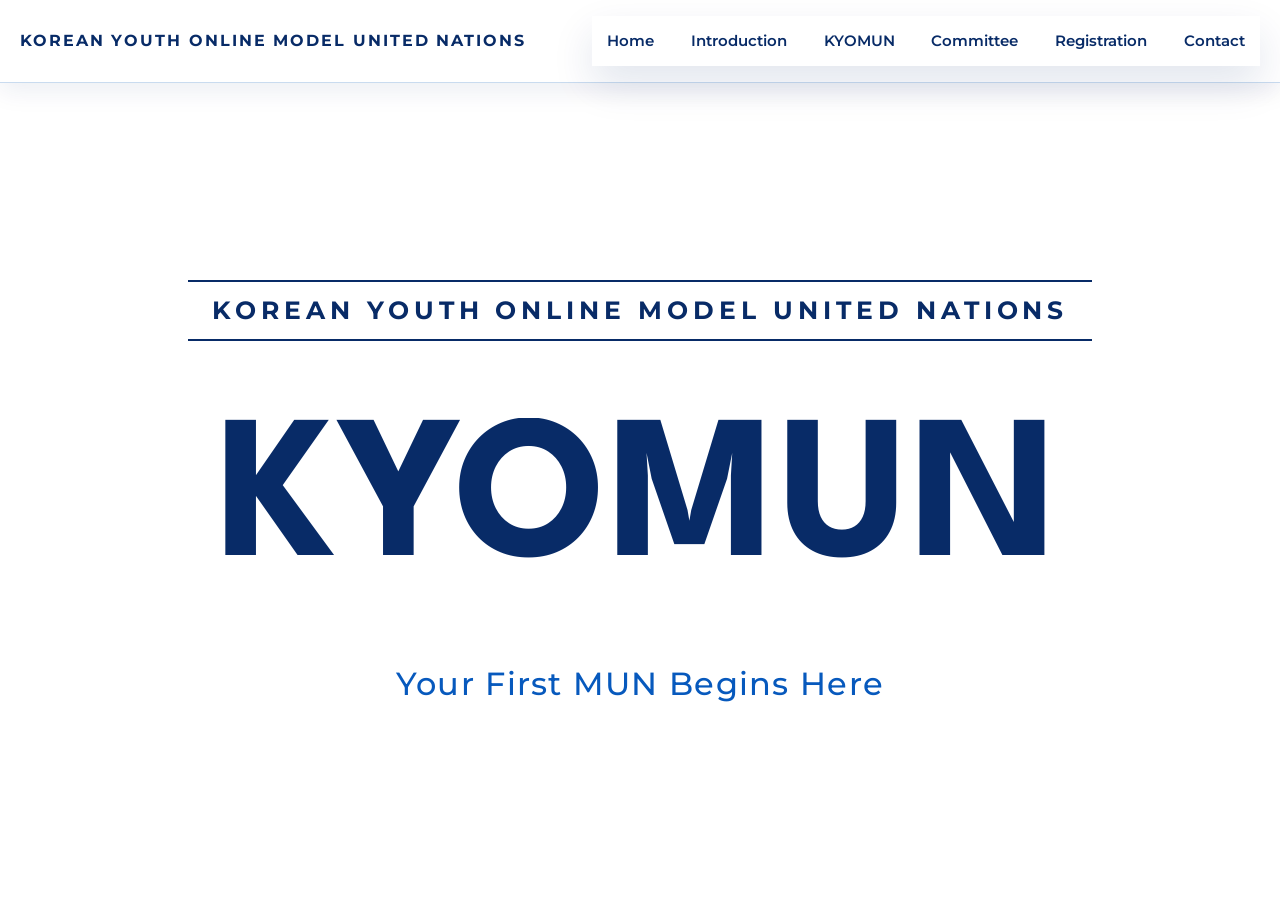
<file: index.html>
<!DOCTYPE html>
<html lang="en">
<head>
    <meta charset="UTF-8">
    <meta name="viewport" content="width=device-width, initial-scale=1.0">
    <title>KYOMUN | Korean Youth Online Model United Nations</title>
    <meta name="description" content="KYOMUN is the Korean Youth Online Model United Nations platform for youth delegates, committees, and conference resources.">
    <meta name="keywords" content="KYOMUN, Korean Youth Online Model United Nations, online MUN, youth diplomacy, model united nations Korea">
    <meta name="robots" content="index,follow">
    <link rel="canonical" href="index.html">
    <meta property="og:title" content="KYOMUN | Korean Youth Online Model United Nations">
    <meta property="og:description" content="KYOMUN is the Korean Youth Online Model United Nations platform for youth delegates, committees, and conference resources.">
    <meta property="og:type" content="website">
    <meta property="og:site_name" content="KYOMUN">
    <link rel="apple-touch-icon" sizes="180x180" href="apple-touch-icon.png">
    <link rel="icon" type="image/png" sizes="32x32" href="favicon-32x32.png">
    <link rel="icon" type="image/png" sizes="16x16" href="favicon-16x16.png">
    <link rel="manifest" href="favicon_io/site.webmanifest">
    <link rel="stylesheet" href="styles.css">
    <meta name="google-site-verification" content="A4oLl4li3_09O3NIlUh3a5E0nfuYULx_SpjlSbdPOd4" />
</head>
<body class="home-page">
    <!-- Navigation -->
    <nav class="navbar">
        <div class="nav-container">
            <div class="logo-section">
                <span class="brand-name">Korean Youth Online Model United Nations</span>
            </div>
            
            <ul class="nav-menu">
                <li class="nav-item">
                    <a href="index.html" class="nav-link">Home</a>
                </li>
                <li class="nav-item dropdown">
                    <a href="#" class="nav-link">Introduction</a>
                    <div class="dropdown-menu">
                        <a href="about-kyomun.html" class="dropdown-link">About KYOMUN</a>
                        <a href="about-kylo.html" class="dropdown-link">About KYLO</a>
                        <a href="member.html" class="dropdown-link">About the Team</a>
                    </div>
                </li>
                <li class="nav-item dropdown">
                    <a href="#" class="nav-link">KYOMUN</a>
                    <div class="dropdown-menu">
                        <a href="overview.html" class="dropdown-link">Overview</a>
                        <a href="schedule.html" class="dropdown-link">Schedule</a>
                        <a href="conference-material.html" class="dropdown-link">Conference Material</a>
                    </div>
                </li>
                <li class="nav-item dropdown">
                    <a href="#" class="nav-link">Committee</a>
                    <div class="dropdown-menu">
                        <a href="who.html" class="dropdown-link">WHO</a>
                        <a href="uncstd.html" class="dropdown-link">UNCSTD</a>
                        <a href="specpol.html" class="dropdown-link">SPECPOL</a>
                    </div>
                </li>
                <li class="nav-item dropdown">
                    <a href="#" class="nav-link">Registration</a>
                    <div class="dropdown-menu">
                        <a href="delegate-registration.html" class="dropdown-link">Delegate Registration</a>
                        <a href="faq.html" class="dropdown-link">FAQ</a>
                    </div>
                </li>
                <li class="nav-item dropdown">
                    <a href="#" class="nav-link">Contact</a>
                    <div class="dropdown-menu">
                        <a href="contact-us.html" class="dropdown-link">Contact Us</a>
                    </div>
                </li>
            </ul>

            <div class="hamburger">
                <span></span>
                <span></span>
                <span></span>
            </div>
        </div>
    </nav>

    <main>
        <section class="hero">
            <div class="hero-simple">
                <p class="eyebrow">Korean Youth Online Model United Nations</p>
                <h1>KYOMUN</h1>
                <p class="hero-subtext">Your First MUN Begins Here</p>
            </div>
        </section>
    </main>

    <footer class="footer">
        <div class="container">
            <div class="footer-bottom">
                <p>&copy; 2026 KYOMUN. All rights reserved.</p>
            </div>
        </div>
    </footer>

    <script src="script.js"></script>
</body>
</html>
</file>
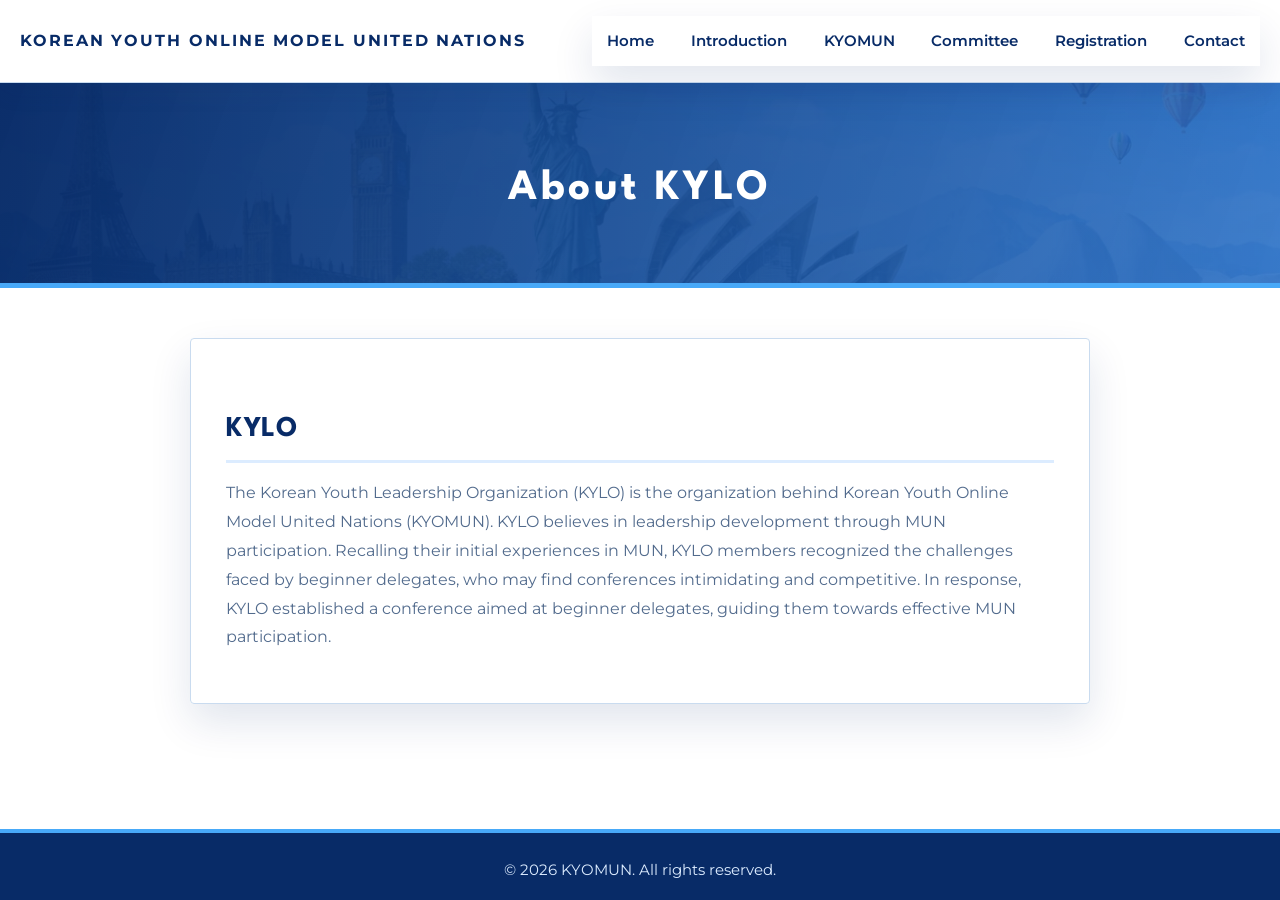
<file: about-kylo.html>
<!DOCTYPE html>
<html lang="en">
<head>
    <meta charset="UTF-8">
    <meta name="viewport" content="width=device-width, initial-scale=1.0">
    <title>About KYLO | KYOMUN</title>
    <meta name="description" content="Learn about KYLO and its role in supporting the Korean Youth Online Model United Nations experience.">
    <meta name="keywords" content="about KYLO, KYOMUN, Korean Youth Online Model United Nations, youth leadership program">
    <meta name="robots" content="index,follow">
    <link rel="canonical" href="about-kylo.html">
    <meta property="og:title" content="About KYLO | KYOMUN">
    <meta property="og:description" content="Learn about KYLO and its role in supporting the Korean Youth Online Model United Nations experience.">
    <meta property="og:type" content="website">
    <meta property="og:site_name" content="KYOMUN">
    <link rel="apple-touch-icon" sizes="180x180" href="apple-touch-icon.png">
    <link rel="icon" type="image/png" sizes="32x32" href="favicon-32x32.png">
    <link rel="icon" type="image/png" sizes="16x16" href="favicon-16x16.png">
    <link rel="manifest" href="favicon_io/site.webmanifest">
    <link rel="stylesheet" href="styles.css">
</head>
<body class="about-kylo-page">
    <!-- Navigation -->
    <nav class="navbar">
        <div class="nav-container">
            <div class="logo-section">
                <span class="brand-name">Korean Youth Online Model United Nations</span>
            </div>
            
            <ul class="nav-menu">
                <li class="nav-item">
                    <a href="index.html" class="nav-link">Home</a>
                </li>
                <li class="nav-item dropdown">
                    <a href="#" class="nav-link">Introduction</a>
                    <div class="dropdown-menu">
                        <a href="about-kyomun.html" class="dropdown-link">About KYOMUN</a>
                        <a href="about-kylo.html" class="dropdown-link">About KYLO</a>
                        <a href="member.html" class="dropdown-link">About the Team</a>
                    </div>
                </li>
                <li class="nav-item dropdown">
                    <a href="#" class="nav-link">KYOMUN</a>
                    <div class="dropdown-menu">
                        <a href="overview.html" class="dropdown-link">Overview</a>
                        <a href="schedule.html" class="dropdown-link">Schedule</a>
                        <a href="conference-material.html" class="dropdown-link">Conference Material</a>
                    </div>
                </li>
                <li class="nav-item dropdown">
                    <a href="#" class="nav-link">Committee</a>
                    <div class="dropdown-menu">
                        <a href="who.html" class="dropdown-link">WHO</a>
                        <a href="uncstd.html" class="dropdown-link">UNCSTD</a>
                        <a href="specpol.html" class="dropdown-link">SPECPOL</a>
                    </div>
                </li>
                <li class="nav-item dropdown">
                    <a href="#" class="nav-link">Registration</a>
                    <div class="dropdown-menu">
                        <a href="delegate-registration.html" class="dropdown-link">Delegate Registration</a>
                        <a href="faq.html" class="dropdown-link">FAQ</a>
                    </div>
                </li>
                <li class="nav-item dropdown">
                    <a href="#" class="nav-link">Contact</a>
                    <div class="dropdown-menu">
                        <a href="contact-us.html" class="dropdown-link">Contact Us</a>
                    </div>
                </li>
            </ul>

            <div class="hamburger">
                <span></span>
                <span></span>
                <span></span>
            </div>
        </div>
    </nav>

    <!-- Page Header -->
    <section class="page-header">
        <div class="container">
            <h1>About KYLO</h1>
        </div>
    </section>

    <!-- Content -->
    <section class="page-content">
        <div class="container">
            <article>



                <h2>KYLO</h2>
                <p>The Korean Youth Leadership Organization (KYLO) is the organization behind 
                    Korean Youth Online Model United Nations (KYOMUN). 
                    KYLO believes in leadership development through MUN participation. 
                    Recalling their initial experiences in MUN, KYLO members recognized the challenges 
                    faced by beginner delegates, who may find conferences 
                    intimidating and competitive. In response, KYLO established a conference aimed at 
                    beginner delegates, guiding them towards effective MUN participation. 
                </p>
                
        
                
                






           




            </article>
        </div>
    </section>

    <!-- Footer -->
        <footer class="footer">
        <div class="container">
            <div class="footer-bottom">
                <p>&copy; 2026 KYOMUN. All rights reserved.</p>
            </div>
        </div>
    </footer>

    <script src="script.js"></script>
</body>
</html>
</file>
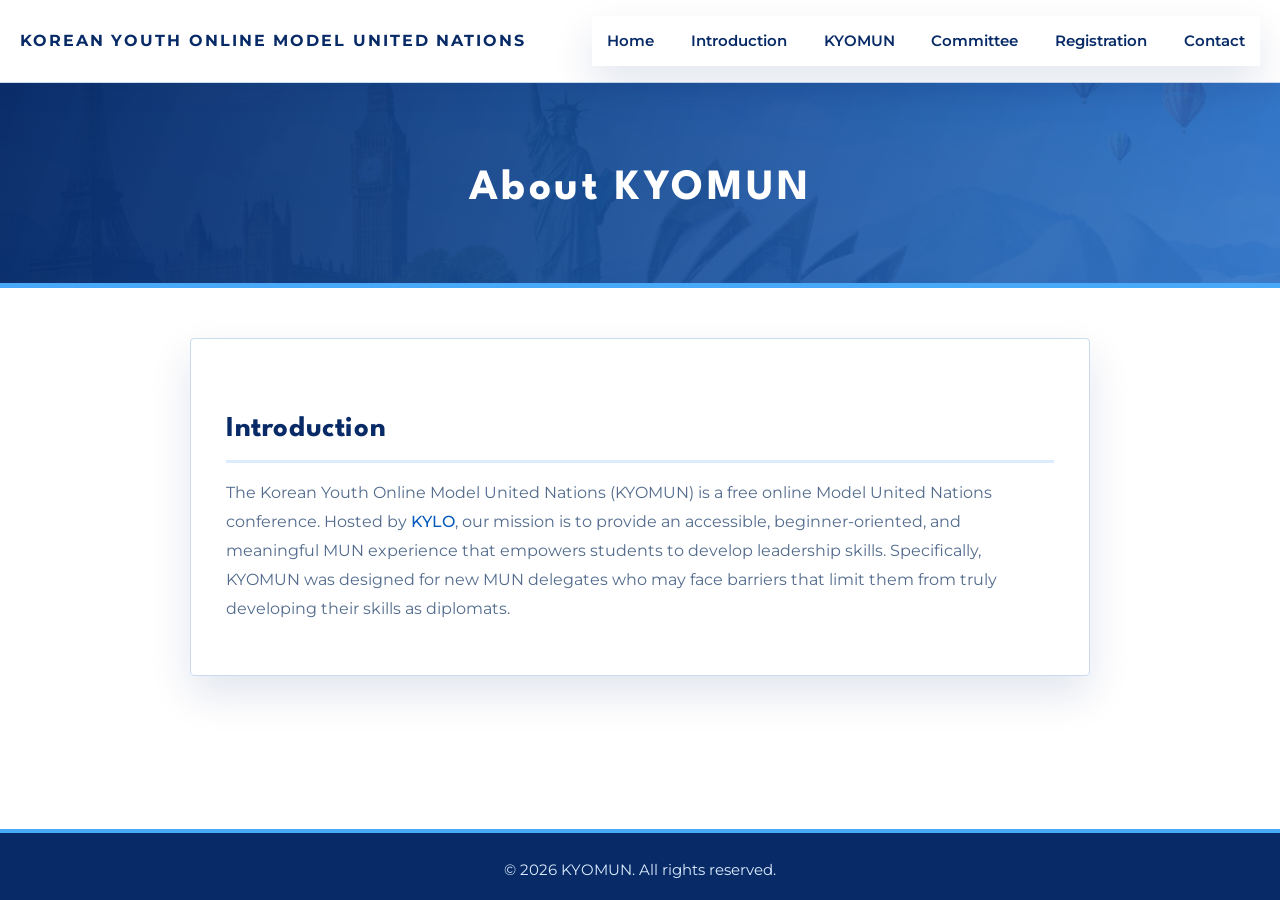
<file: about-kyomun.html>
<!DOCTYPE html>
<html lang="en">
<head>
    <meta charset="UTF-8">
    <meta name="viewport" content="width=device-width, initial-scale=1.0">
    <title>About KYOMUN | KYOMUN</title>
    <meta name="description" content="Learn about KYOMUN, the Korean Youth Online Model United Nations conference and its mission for youth delegates and diplomacy education.">
    <meta name="keywords" content="about KYOMUN, Korean Youth Online Model United Nations, online MUN conference, youth diplomacy">
    <meta name="robots" content="index,follow">
    <link rel="canonical" href="about-kyomun.html">
    <meta property="og:title" content="About KYOMUN | KYOMUN">
    <meta property="og:description" content="Learn about KYOMUN, the Korean Youth Online Model United Nations conference and its mission for youth delegates and diplomacy education.">
    <meta property="og:type" content="website">
    <meta property="og:site_name" content="KYOMUN">
    <link rel="apple-touch-icon" sizes="180x180" href="apple-touch-icon.png">
    <link rel="icon" type="image/png" sizes="32x32" href="favicon-32x32.png">
    <link rel="icon" type="image/png" sizes="16x16" href="favicon-16x16.png">
    <link rel="manifest" href="favicon_io/site.webmanifest">
    <link rel="stylesheet" href="styles.css">
</head>
<body class="about-kyomun-page">
    <!-- Navigation -->
    <nav class="navbar">
        <div class="nav-container">
            <div class="logo-section">
                <span class="brand-name">Korean Youth Online Model United Nations</span>
            </div>
            
            <ul class="nav-menu">
                <li class="nav-item">
                    <a href="index.html" class="nav-link">Home</a>
                </li>
                <li class="nav-item dropdown">
                    <a href="#" class="nav-link">Introduction</a>
                    <div class="dropdown-menu">
                        <a href="about-kyomun.html" class="dropdown-link">About KYOMUN</a>
                        <a href="about-kylo.html" class="dropdown-link">About KYLO</a>
                        <a href="member.html" class="dropdown-link">About the Team</a>
                    </div>
                </li>
                <li class="nav-item dropdown">
                    <a href="#" class="nav-link">KYOMUN</a>
                    <div class="dropdown-menu">
                        <a href="overview.html" class="dropdown-link">Overview</a>
                        <a href="schedule.html" class="dropdown-link">Schedule</a>
                        <a href="conference-material.html" class="dropdown-link">Conference Material</a>
                    </div>
                </li>
                <li class="nav-item dropdown">
                    <a href="#" class="nav-link">Committee</a>
                    <div class="dropdown-menu">
                        <a href="who.html" class="dropdown-link">WHO</a>
                        <a href="uncstd.html" class="dropdown-link">UNCSTD</a>
                        <a href="specpol.html" class="dropdown-link">SPECPOL</a>
                    </div>
                </li>
                <li class="nav-item dropdown">
                    <a href="#" class="nav-link">Registration</a>
                    <div class="dropdown-menu">
                        <a href="delegate-registration.html" class="dropdown-link">Delegate Registration</a>
                        <a href="faq.html" class="dropdown-link">FAQ</a>
                    </div>
                </li>
                <li class="nav-item dropdown">
                    <a href="#" class="nav-link">Contact</a>
                    <div class="dropdown-menu">
                        <a href="contact-us.html" class="dropdown-link">Contact Us</a>
                    </div>
                </li>
            </ul>

            <div class="hamburger">
                <span></span>
                <span></span>
                <span></span>
            </div>
        </div>
    </nav>

    <!-- Page Header -->
    <section class="page-header">
        <div class="container">
            <h1>About KYOMUN</h1>
        </div>
    </section>

    <!-- Content -->
    <section class="page-content">
        <div class="container">
            <article>
                <h2>Introduction</h2>
                <p>The Korean Youth Online Model United Nations (KYOMUN) is a free online Model United Nations
                    conference.
                    Hosted by <a href="about-kylo.html">KYLO</a>, our mission is to provide an accessible, beginner-oriented, 
                    and meaningful MUN experience that empowers students to develop leadership skills. Specifically, KYOMUN was
                    designed for new MUN delegates who may face barriers that limit them from truly developing their skills as diplomats. 
                </p>
                
                
            </article>
        </div>
    </section>

    <!-- Footer -->
        <footer class="footer">
        <div class="container">
            <div class="footer-bottom">
                <p>&copy; 2026 KYOMUN. All rights reserved.</p>
            </div>
        </div>
    </footer>

    <script src="script.js"></script>
</body>
</html>
</file>
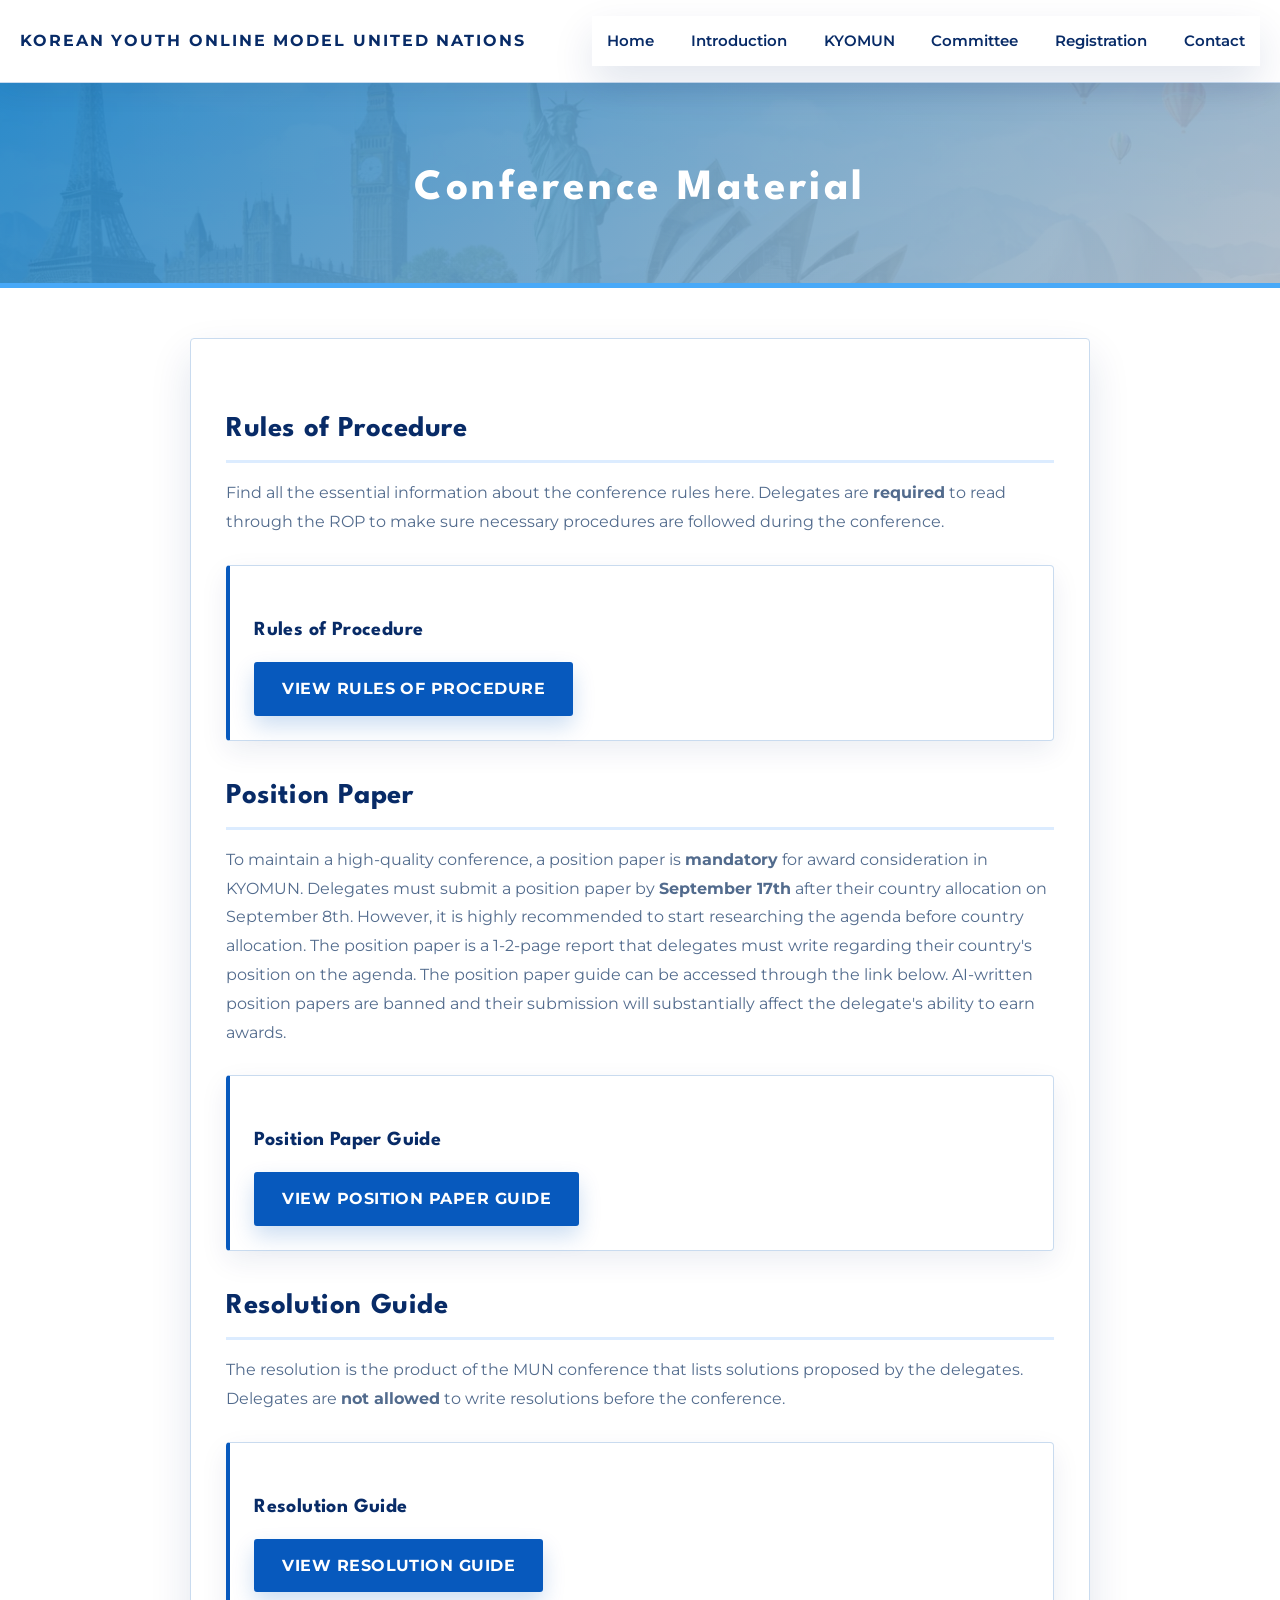
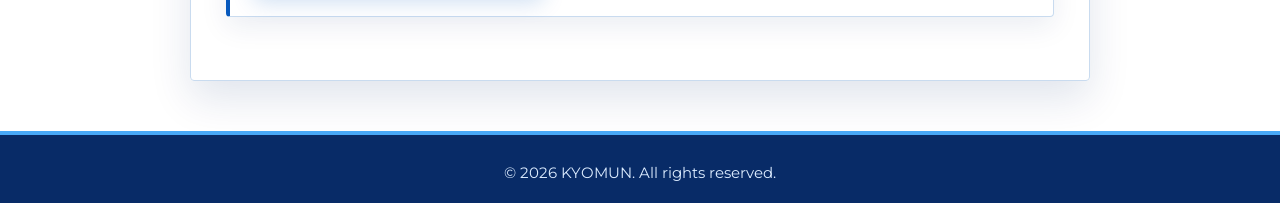
<file: conference-material.html>
<!DOCTYPE html>
<html lang="en">
<head>
    <meta charset="UTF-8">
    <meta name="viewport" content="width=device-width, initial-scale=1.0">
    <title>KYOMUN Conference Material | Korean Youth Online Model United Nations</title>
    <meta name="description" content="Access KYOMUN conference materials and resources for the Korean Youth Online Model United Nations program.">
    <meta name="keywords" content="KYOMUN conference material, Korean Youth Online Model United Nations resources, online MUN materials">
    <meta name="robots" content="index,follow">
    <link rel="canonical" href="conference-material.html">
    <meta property="og:title" content="KYOMUN Conference Material | Korean Youth Online Model United Nations">
    <meta property="og:description" content="Access KYOMUN conference materials and resources for the Korean Youth Online Model United Nations program.">
    <meta property="og:type" content="website">
    <meta property="og:site_name" content="KYOMUN">
    <link rel="apple-touch-icon" sizes="180x180" href="apple-touch-icon.png">
    <link rel="icon" type="image/png" sizes="32x32" href="favicon-32x32.png">
    <link rel="icon" type="image/png" sizes="16x16" href="favicon-16x16.png">
    <link rel="manifest" href="favicon_io/site.webmanifest">
    <link rel="stylesheet" href="styles.css">
</head>
<body class="kyomun-page">
    <nav class="navbar">
        <div class="nav-container">
            <div class="logo-section">
                <span class="brand-name">Korean Youth Online Model United Nations</span>
            </div>
            <ul class="nav-menu">
                <li class="nav-item">
                    <a href="index.html" class="nav-link">Home</a>
                </li>
                <li class="nav-item dropdown">
                    <a href="#" class="nav-link">Introduction</a>
                    <div class="dropdown-menu">
                        <a href="about-kyomun.html" class="dropdown-link">About KYOMUN</a>
                        <a href="about-kylo.html" class="dropdown-link">About KYLO</a>
                        <a href="member.html" class="dropdown-link">About the Team</a>
                    </div>
                </li>
                <li class="nav-item dropdown">
                    <a href="#" class="nav-link">KYOMUN</a>
                    <div class="dropdown-menu">
                        <a href="overview.html" class="dropdown-link">Overview</a>
                        <a href="schedule.html" class="dropdown-link">Schedule</a>
                        <a href="conference-material.html" class="dropdown-link">Conference Material</a>
                    </div>
                </li>
                <li class="nav-item dropdown">
                    <a href="#" class="nav-link">Committee</a>
                    <div class="dropdown-menu">
                        <a href="who.html" class="dropdown-link">WHO</a>
                        <a href="uncstd.html" class="dropdown-link">UNCSTD</a>
                        <a href="specpol.html" class="dropdown-link">SPECPOL</a>
                    </div>
                </li>
                <li class="nav-item dropdown">
                    <a href="#" class="nav-link">Registration</a>
                    <div class="dropdown-menu">
                        <a href="delegate-registration.html" class="dropdown-link">Delegate Registration</a>
                        <a href="faq.html" class="dropdown-link">FAQ</a>
                    </div>
                </li>
                <li class="nav-item dropdown">
                    <a href="#" class="nav-link">Contact</a>
                    <div class="dropdown-menu">
                        <a href="contact-us.html" class="dropdown-link">Contact Us</a>
                    </div>
                </li>
            </ul>
            <div class="hamburger">
                <span></span>
                <span></span>
                <span></span>
            </div>
        </div>
    </nav>

    <section class="page-header" style="background: linear-gradient(135deg, rgba(30, 131, 198, 0.92) 0%, rgba(162, 178, 193, 0.92) 100%), url('KYOMUN_Background.webp') center/cover no-repeat;">
        <div class="container">
            <h1>Conference Material</h1>
        </div>
    </section>

    <section class="page-content">



        <div class="container">
            <article>


                <h2>Rules of Procedure</h2>
                <p>Find all the essential information about the conference rules here. Delegates are 
                    <b>required</b> to read through the ROP to make sure necessary procedures are followed during 
                    the conference.
                </p>

                <div class="download-box">
                    <h3>Rules of Procedure</h3>
                    <a href="https://docs.google.com/document/d/1THI0Po8ThNddHe838qNtYP8BA-Oeb3vvvx-QrYqvQ48/edit?usp=sharing" target="_blank" class="btn btn-primary download-button">View Rules of Procedure</a>
                </div>



                <h2>Position Paper</h2>
                <p>To maintain a high-quality conference, a position paper is <b>mandatory</b> for award 
                    consideration in KYOMUN. Delegates must submit a position paper by <b>September 17th</b> after their country
                    allocation on September 8th. However, it is highly recommended to start researching 
                    the agenda before country allocation.
                    The position paper is a 1-2-page report that delegates must write 
                    regarding their country's position on the agenda. The position paper guide can be 
                    accessed through the link below. AI-written position papers 
                    are banned and their submission will substantially affect the delegate's ability to earn awards. 
                </p>

                <div class="download-box">
                    <h3>Position Paper Guide</h3>
                    <a href="https://docs.google.com/document/d/1eECBXqXVMPfcIktgumOkZVkO5mqTU511u4Q-C6aWqCQ/edit?tab=t.0" target="_blank" class="btn btn-primary download-button">View Position Paper Guide</a>
                </div>


                <h2>Resolution Guide</h2>

                <p>
                    The resolution is the product of the MUN conference that lists
                    solutions proposed by the delegates. Delegates are <b>not allowed</b> to write
                    resolutions before the conference. 
                </p>

                <div class="download-box">
                    <h3>Resolution Guide</h3>
                    <a href="https://docs.google.com/document/d/1PAnj23n71BDMKYiLpr_8lpaZjezZAFqFv971rAJ3JKY/edit?tab=t.3971nvbhsou5" target="_blank" class="btn btn-primary download-button">View Resolution Guide</a>
                </div>





                
            </article>
        </div>


        




    </section>

    <footer class="footer">
        <div class="container">
            <div class="footer-bottom">
                <p>&copy; 2026 KYOMUN. All rights reserved.</p>
            </div>
        </div>
    </footer>

    <script src="script.js"></script>
</body>
</html>
</file>
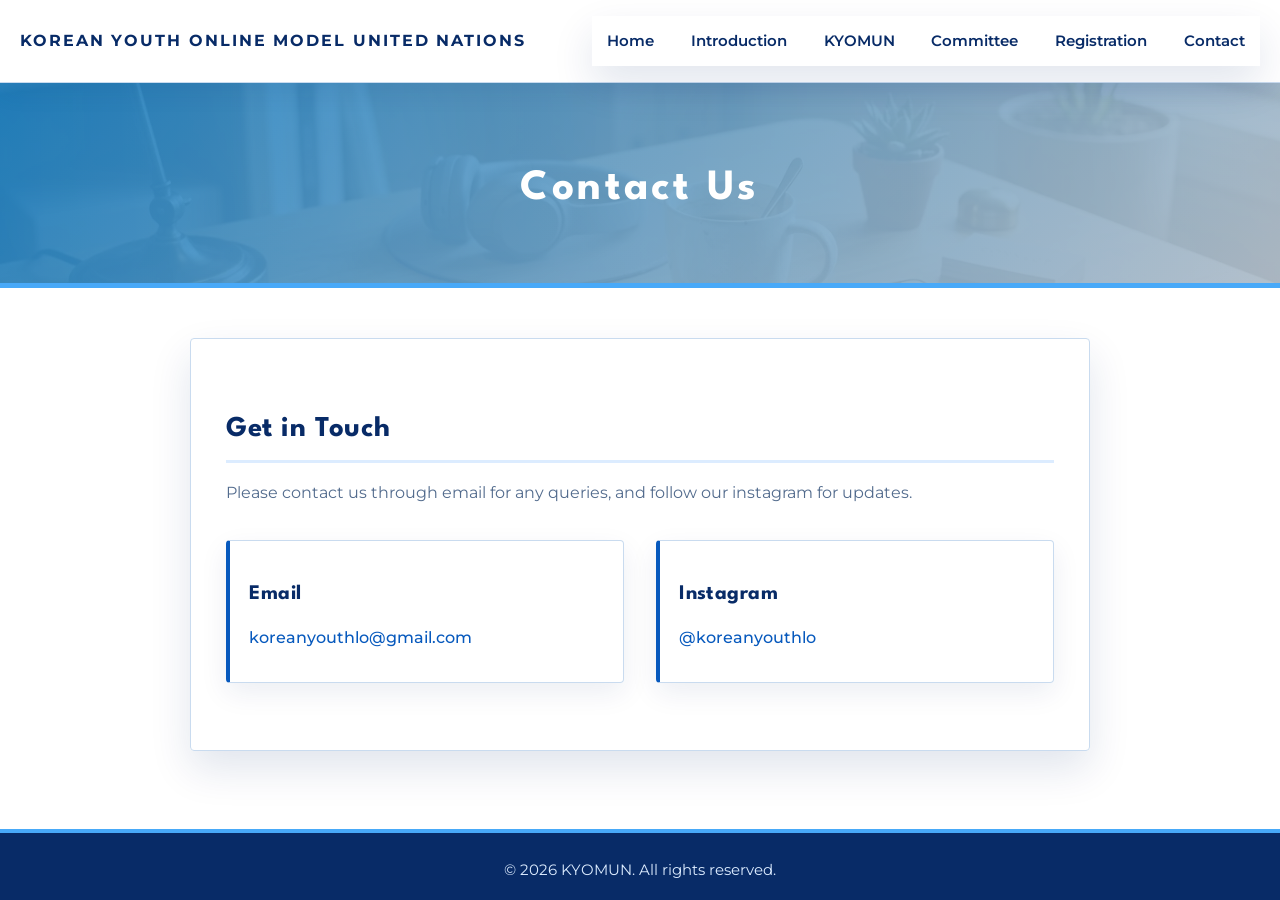
<file: contact-us.html>
<!DOCTYPE html>
<html lang="en">
<head>
    <meta charset="UTF-8">
    <meta name="viewport" content="width=device-width, initial-scale=1.0">
    <title>Contact KYOMUN | Korean Youth Online Model United Nations</title>
    <meta name="description" content="Contact KYOMUN for questions about the Korean Youth Online Model United Nations conference and delegate registration.">
    <meta name="keywords" content="contact KYOMUN, Korean Youth Online Model United Nations contact, online MUN inquiries">
    <meta name="robots" content="index,follow">
    <link rel="canonical" href="contact-us.html">
    <meta property="og:title" content="Contact KYOMUN | Korean Youth Online Model United Nations">
    <meta property="og:description" content="Contact KYOMUN for questions about the Korean Youth Online Model United Nations conference and delegate registration.">
    <meta property="og:type" content="website">
    <meta property="og:site_name" content="KYOMUN">
    <link rel="apple-touch-icon" sizes="180x180" href="apple-touch-icon.png">
    <link rel="icon" type="image/png" sizes="32x32" href="favicon-32x32.png">
    <link rel="icon" type="image/png" sizes="16x16" href="favicon-16x16.png">
    <link rel="manifest" href="favicon_io/site.webmanifest">
    <link rel="stylesheet" href="styles.css">
</head>
<body>
    <!-- Navigation -->
    <nav class="navbar">
        <div class="nav-container">
            <div class="logo-section">
                <span class="brand-name">Korean Youth Online Model United Nations</span>
            </div>
            
            <ul class="nav-menu">
                <li class="nav-item">
                    <a href="index.html" class="nav-link">Home</a>
                </li>
                <li class="nav-item dropdown">
                    <a href="#" class="nav-link">Introduction</a>
                    <div class="dropdown-menu">
                        <a href="about-kyomun.html" class="dropdown-link">About KYOMUN</a>
                        <a href="about-kylo.html" class="dropdown-link">About KYLO</a>
                        <a href="member.html" class="dropdown-link">About the Team</a>
                    </div>
                </li>
                <li class="nav-item dropdown">
                    <a href="#" class="nav-link">KYOMUN</a>
                    <div class="dropdown-menu">
                        <a href="overview.html" class="dropdown-link">Overview</a>
                        <a href="schedule.html" class="dropdown-link">Schedule</a>
                        <a href="conference-material.html" class="dropdown-link">Conference Material</a>
                    </div>
                </li>
                <li class="nav-item dropdown">
                    <a href="#" class="nav-link">Committee</a>
                    <div class="dropdown-menu">
                        <a href="who.html" class="dropdown-link">WHO</a>
                        <a href="uncstd.html" class="dropdown-link">UNCSTD</a>
                        <a href="specpol.html" class="dropdown-link">SPECPOL</a>
                    </div>
                </li>
                <li class="nav-item dropdown">
                    <a href="#" class="nav-link">Registration</a>
                    <div class="dropdown-menu">
                        <a href="delegate-registration.html" class="dropdown-link">Delegate Registration</a>
                        <a href="faq.html" class="dropdown-link">FAQ</a>
                    </div>
                </li>
                <li class="nav-item dropdown">
                    <a href="#" class="nav-link">Contact</a>
                    <div class="dropdown-menu">
                        <a href="contact-us.html" class="dropdown-link">Contact Us</a>
                    </div>
                </li>
            </ul>

            <div class="hamburger">
                <span></span>
                <span></span>
                <span></span>
            </div>
        </div>
    </nav>

    <!-- Page Header -->
    <section class="page-header" style="background: linear-gradient(135deg, rgba(30, 131, 198, 0.92) 0%, rgba(162, 178, 193, 0.92) 100%), url('contactus_background.webp') center/cover no-repeat;">
        <div class="container">
            <h1>Contact Us</h1>
        </div>
    </section>

    <!-- Content -->
    <section class="page-content">
        <div class="container">
            <article>
                <h2>Get in Touch</h2>
                <p>Please contact us through email for any queries, and follow our instagram for updates.</p>
                
                <div class="contact-info-grid">
                    <div class="contact-info-card">
                        <h3>Email</h3>
                        <p><a hef="#">koreanyouthlo@gmail.com</a></p>
                    </div>

                    <div class="contact-info-card">
                        <h3>Instagram</h3>
                        <p><a href="https://www.instagram.com/koreanyouthlo/" target="_blank">@koreanyouthlo</a></p>
                    </div>
                </div>

                
                
            </article>
        </div>
    </section>

    <!-- Footer -->
        <footer class="footer">
        <div class="container">
            <div class="footer-bottom">
                <p>&copy; 2026 KYOMUN. All rights reserved.</p>
            </div>
        </div>
    </footer>

    <script src="script.js"></script>
</body>
</html>
</file>
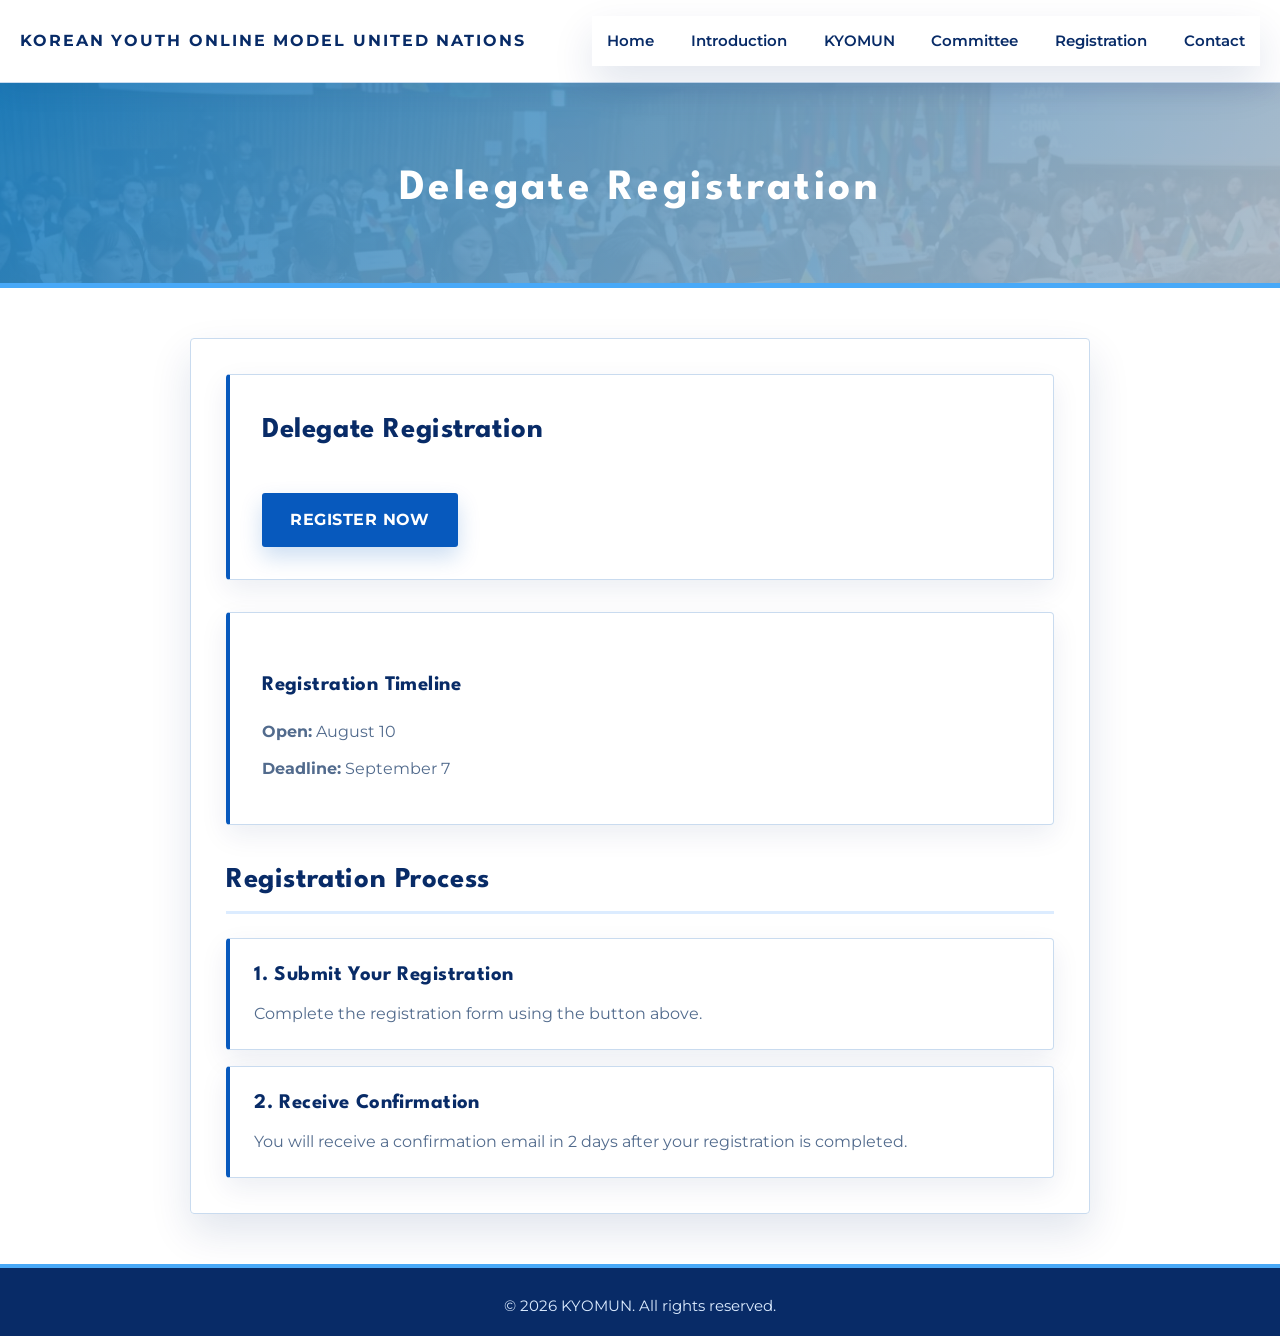
<file: delegate-registration.html>
<!DOCTYPE html>
<html lang="en">
<head>
    <meta charset="UTF-8">
    <meta name="viewport" content="width=device-width, initial-scale=1.0">
    <title>Delegate Registration | KYOMUN</title>
    <meta name="description" content="Register as a delegate for KYOMUN, the Korean Youth Online Model United Nations conference.">
    <meta name="keywords" content="delegate registration, KYOMUN registration, Korean Youth Online Model United Nations, online MUN registration">
    <meta name="robots" content="index,follow">
    <link rel="canonical" href="delegate-registration.html">
    <meta property="og:title" content="Delegate Registration | KYOMUN">
    <meta property="og:description" content="Register as a delegate for KYOMUN, the Korean Youth Online Model United Nations conference.">
    <meta property="og:type" content="website">
    <meta property="og:site_name" content="KYOMUN">
    <link rel="apple-touch-icon" sizes="180x180" href="apple-touch-icon.png">
    <link rel="icon" type="image/png" sizes="32x32" href="favicon-32x32.png">
    <link rel="icon" type="image/png" sizes="16x16" href="favicon-16x16.png">
    <link rel="manifest" href="favicon_io/site.webmanifest">
    <link rel="stylesheet" href="styles.css">
</head>
<body>
    <!-- Navigation -->
    <nav class="navbar">
        <div class="nav-container">
            <div class="logo-section">
                <span class="brand-name">Korean Youth Online Model United Nations</span>
            </div>
            
            <ul class="nav-menu">
                <li class="nav-item">
                    <a href="index.html" class="nav-link">Home</a>
                </li>
                <li class="nav-item dropdown">
                    <a href="#" class="nav-link">Introduction</a>
                    <div class="dropdown-menu">
                        <a href="about-kyomun.html" class="dropdown-link">About KYOMUN</a>
                        <a href="about-kylo.html" class="dropdown-link">About KYLO</a>
                        <a href="member.html" class="dropdown-link">About the Team</a>
                    </div>
                </li>
                <li class="nav-item dropdown">
                    <a href="#" class="nav-link">KYOMUN</a>
                    <div class="dropdown-menu">
                        <a href="overview.html" class="dropdown-link">Overview</a>
                        <a href="schedule.html" class="dropdown-link">Schedule</a>
                        <a href="conference-material.html" class="dropdown-link">Conference Material</a>
                    </div>
                </li>
                <li class="nav-item dropdown">
                    <a href="#" class="nav-link">Committee</a>
                    <div class="dropdown-menu">
                        <a href="who.html" class="dropdown-link">WHO</a>
                        <a href="uncstd.html" class="dropdown-link">UNCSTD</a>
                        <a href="specpol.html" class="dropdown-link">SPECPOL</a>
                    </div>
                </li>
                <li class="nav-item dropdown">
                    <a href="#" class="nav-link">Registration</a>
                    <div class="dropdown-menu">
                        <a href="delegate-registration.html" class="dropdown-link">Delegate Registration</a>
                        <a href="faq.html" class="dropdown-link">FAQ</a>
                    </div>
                </li>
                <li class="nav-item dropdown">
                    <a href="#" class="nav-link">Contact</a>
                    <div class="dropdown-menu">
                        <a href="contact-us.html" class="dropdown-link">Contact Us</a>
                    </div>
                </li>
            </ul>

            <div class="hamburger">
                <span></span>
                <span></span>
                <span></span>
            </div>
        </div>
    </nav>

    <!-- Page Header -->
    <section class="page-header" style="background: linear-gradient(135deg, rgba(30, 131, 198, 0.92) 0%, rgba(162, 178, 193, 0.92) 100%), url('delegate_background.webp') center/cover no-repeat;">
        <div class="container">
            <h1>Delegate Registration</h1>
        </div>
    </section>

    <!-- Content -->
    <section class="page-content">
        <div class="container">
            <article>
                <div class="registration-box">
                    <h2>Delegate Registration</h2>
                    <a href="https://forms.gle/BiEtHpa6zxkzW7tj6" target="_blank" rel="noopener noreferrer" class="btn btn-primary download-button">Register Now</a>
                </div>

                <div class="deadline-box">
                    <h3>Registration Timeline</h3>
                    <p><strong>Open:</strong> August 10</p>
                    <p><strong>Deadline:</strong> September 7</p>
                </div>

                <h2>Registration Process</h2>
                <div class="registration-steps">
                    <div class="registration-step">
                        <h3>1. Submit Your Registration</h3>
                        <p>Complete the registration form using the button above.</p>
                    </div>
                    <div class="registration-step">
                        <h3>2. Receive Confirmation</h3>
                        <p>You will receive a confirmation email in 2 days after your registration is completed.</p>
                    </div>
                </div>
            </article>
        </div>
    </section>

    <!-- Footer -->
        <footer class="footer">
        <div class="container">
            <div class="footer-bottom">
                <p>&copy; 2026 KYOMUN. All rights reserved.</p>
            </div>
        </div>
    </footer>

    <script src="script.js"></script>
</body>
</html>
</file>
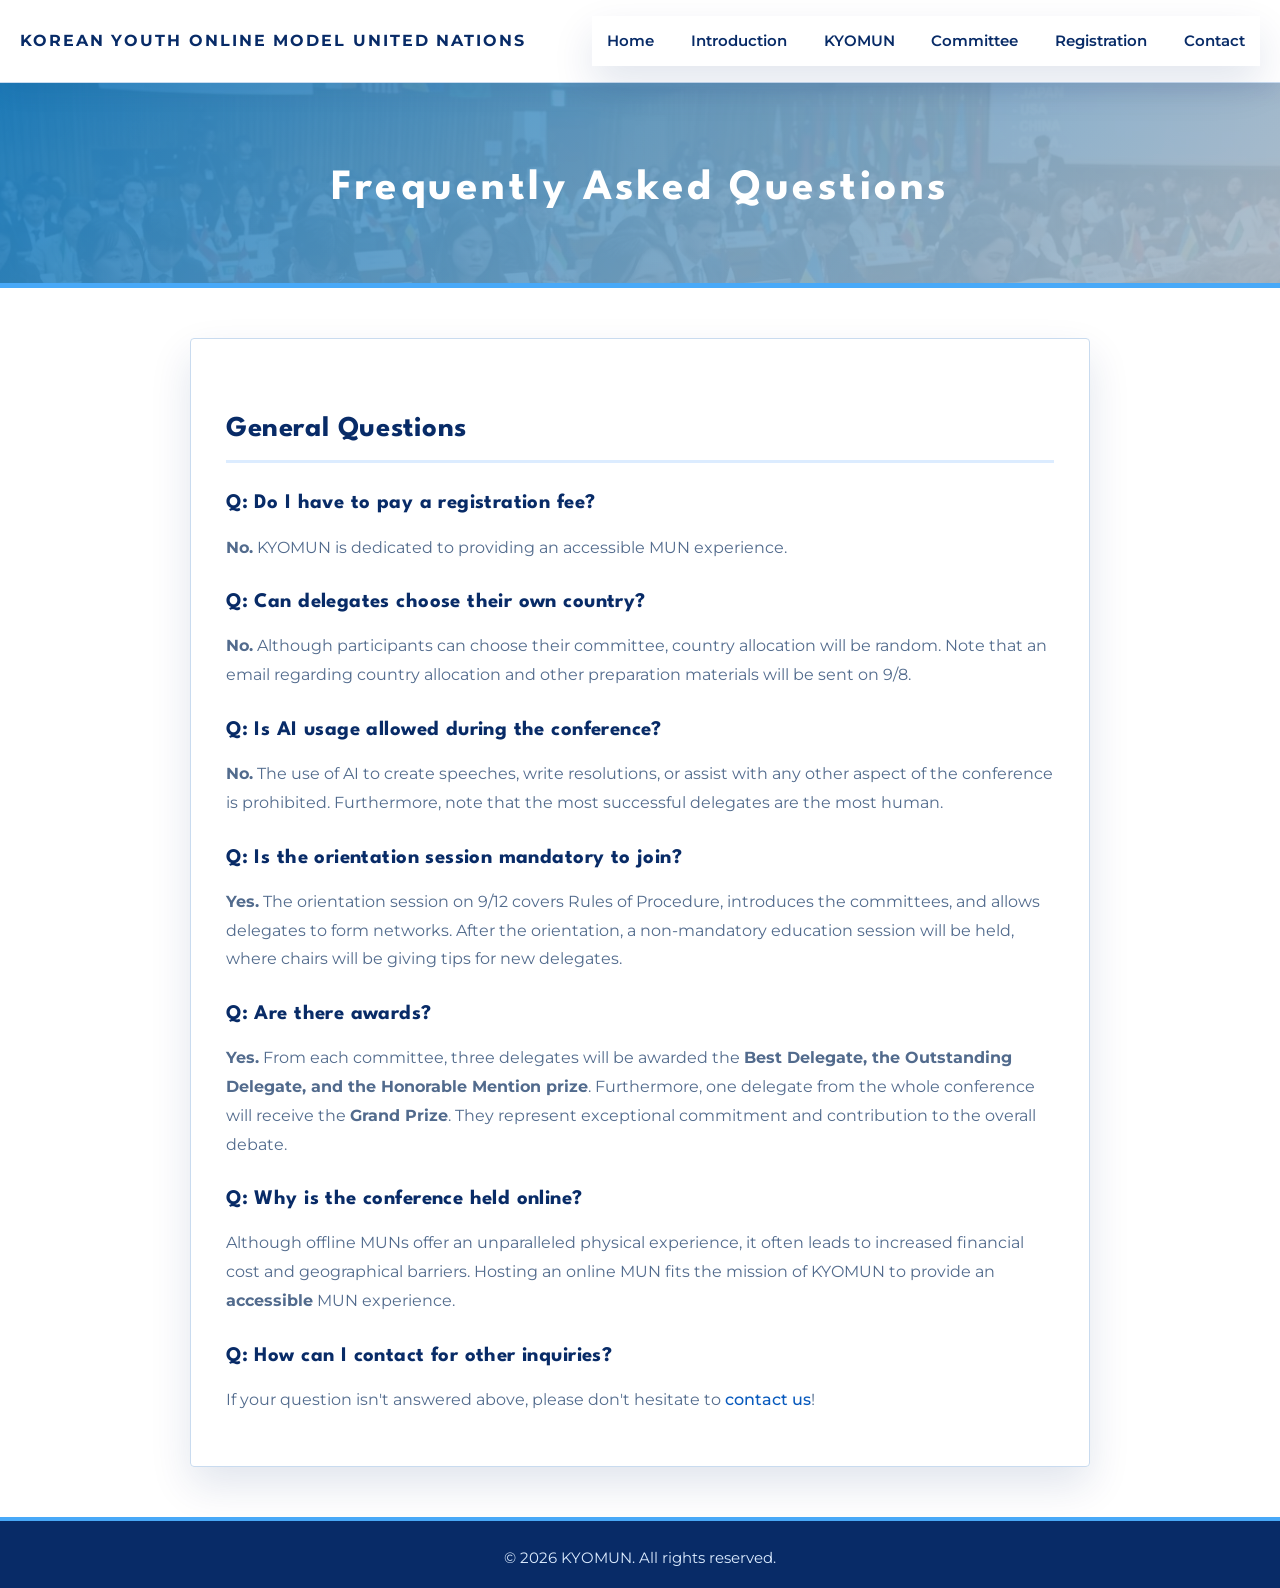
<file: faq.html>
<!DOCTYPE html>
<html lang="en">
<head>
    <meta charset="UTF-8">
    <meta name="viewport" content="width=device-width, initial-scale=1.0">
    <title>KYOMUN FAQ | Korean Youth Online Model United Nations</title>
    <meta name="description" content="Find answers to common questions about KYOMUN, the Korean Youth Online Model United Nations conference.">
    <meta name="keywords" content="KYOMUN FAQ, Korean Youth Online Model United Nations FAQ, online MUN FAQ">
    <meta name="robots" content="index,follow">
    <link rel="canonical" href="faq.html">
    <meta property="og:title" content="KYOMUN FAQ | Korean Youth Online Model United Nations">
    <meta property="og:description" content="Find answers to common questions about KYOMUN, the Korean Youth Online Model United Nations conference.">
    <meta property="og:type" content="website">
    <meta property="og:site_name" content="KYOMUN">
    <link rel="apple-touch-icon" sizes="180x180" href="apple-touch-icon.png">
    <link rel="icon" type="image/png" sizes="32x32" href="favicon-32x32.png">
    <link rel="icon" type="image/png" sizes="16x16" href="favicon-16x16.png">
    <link rel="manifest" href="favicon_io/site.webmanifest">
    <link rel="stylesheet" href="styles.css">
</head>
<body>
    <!-- Navigation -->
    <nav class="navbar">
        <div class="nav-container">
            <div class="logo-section">
                <span class="brand-name">Korean Youth Online Model United Nations</span>
            </div>
            
            <ul class="nav-menu">
                <li class="nav-item">
                    <a href="index.html" class="nav-link">Home</a>
                </li>
                <li class="nav-item dropdown">
                    <a href="#" class="nav-link">Introduction</a>
                    <div class="dropdown-menu">
                        <a href="about-kyomun.html" class="dropdown-link">About KYOMUN</a>
                        <a href="about-kylo.html" class="dropdown-link">About KYLO</a>
                        <a href="member.html" class="dropdown-link">About the Team</a>
                    </div>
                </li>
                <li class="nav-item dropdown">
                    <a href="#" class="nav-link">KYOMUN</a>
                    <div class="dropdown-menu">
                        <a href="overview.html" class="dropdown-link">Overview</a>
                        <a href="schedule.html" class="dropdown-link">Schedule</a>
                        <a href="conference-material.html" class="dropdown-link">Conference Material</a>
                    </div>
                </li>
                <li class="nav-item dropdown">
                    <a href="#" class="nav-link">Committee</a>
                    <div class="dropdown-menu">
                        <a href="who.html" class="dropdown-link">WHO</a>
                        <a href="uncstd.html" class="dropdown-link">UNCSTD</a>
                        <a href="specpol.html" class="dropdown-link">SPECPOL</a>
                    </div>
                </li>
                <li class="nav-item dropdown">
                    <a href="#" class="nav-link">Registration</a>
                    <div class="dropdown-menu">
                        <a href="delegate-registration.html" class="dropdown-link">Delegate Registration</a>
                        <a href="faq.html" class="dropdown-link">FAQ</a>
                    </div>
                </li>
                <li class="nav-item dropdown">
                    <a href="#" class="nav-link">Contact</a>
                    <div class="dropdown-menu">
                        <a href="contact-us.html" class="dropdown-link">Contact Us</a>
                    </div>
                </li>
            </ul>

            <div class="hamburger">
                <span></span>
                <span></span>
                <span></span>
            </div>
        </div>
    </nav>

    <!-- Page Header -->
    <section class="page-header" style="background: linear-gradient(135deg, rgba(30, 131, 198, 0.92) 0%, rgba(162, 178, 193, 0.92) 100%), url('delegate_background.webp') center/cover no-repeat;">
        <div class="container">
            <h1>Frequently Asked Questions</h1>
        </div>
    </section>

    <!-- Content -->
    <section class="page-content">
        <div class="container">
            <article>
                

                <h2>General Questions</h2>

                <div class="faq-item">
                    <h3>Q: Do I have to pay a registration fee?</h3>
                    <p> <b>No.</b> KYOMUN is dedicated to providing an accessible MUN experience.
                    </p>
                </div>

                <div class="faq-item">
                    <h3>Q: Can delegates choose their own country?</h3>
                    <p> <b>No.</b> Although participants can choose their committee, country allocation will be random.
                        Note that an email regarding country allocation and other preparation materials will be sent on 9/8. 
                        
                    </p>
                </div>

                 <div class="faq-item">
                    <h3>Q: Is AI usage allowed during the conference?</h3>
                    <p> <b>No.</b> The use of AI to create speeches, write resolutions, 
                        or assist with any other aspect of the conference is prohibited. 
                        Furthermore, note that the most successful delegates
                        are the most human.
                        
                    </p>
                </div>

                <div class="faq-item">
                    <h3>Q: Is the orientation session mandatory to join?</h3>
                    <p> <b>Yes.</b> The orientation session on 9/12 covers Rules of Procedure, introduces the committees, 
                        and allows delegates to form networks. After the orientation, a non-mandatory education session 
                        will be held, where chairs will be giving tips for new delegates.
                    </p>
                </div>

                <div class="faq-item">
                    <h3>Q: Are there awards?</h3>
                    <p> <b>Yes.</b> From each committee, three delegates will be awarded the <b>Best Delegate, the Outstanding Delegate,
                        and the Honorable Mention prize</b>. Furthermore, one delegate from the whole conference will receive the 
                        <b>Grand Prize</b>. They represent exceptional commitment and contribution to the overall
                        debate.
                    </p>
                </div>

               


                <div class="faq-item">
                    <h3>Q: Why is the conference held online?</h3>
                    <p> Although offline MUNs offer an unparalleled physical experience, it often leads to increased 
                        financial cost and geographical barriers. Hosting an online MUN fits
                        the mission of KYOMUN to provide an <b>accessible</b> MUN experience. 
                    </p>
                </div>

                


                


                <div class="faq-item">
                    <h3>Q: How can I contact for other inquiries?</h3>
                    <p> 
                        If your question isn't answered above, please don't hesitate to <a href="contact-us.html">contact us</a>!
                    </p>
                </div>

                
               

                

    


            </article>
        </div>
    </section>

    <!-- Footer -->
        <footer class="footer">
        <div class="container">
            <div class="footer-bottom">
                <p>&copy; 2026 KYOMUN. All rights reserved.</p>
            </div>
        </div>
    </footer>

    <script src="script.js"></script>
</body>
</html>
</file>
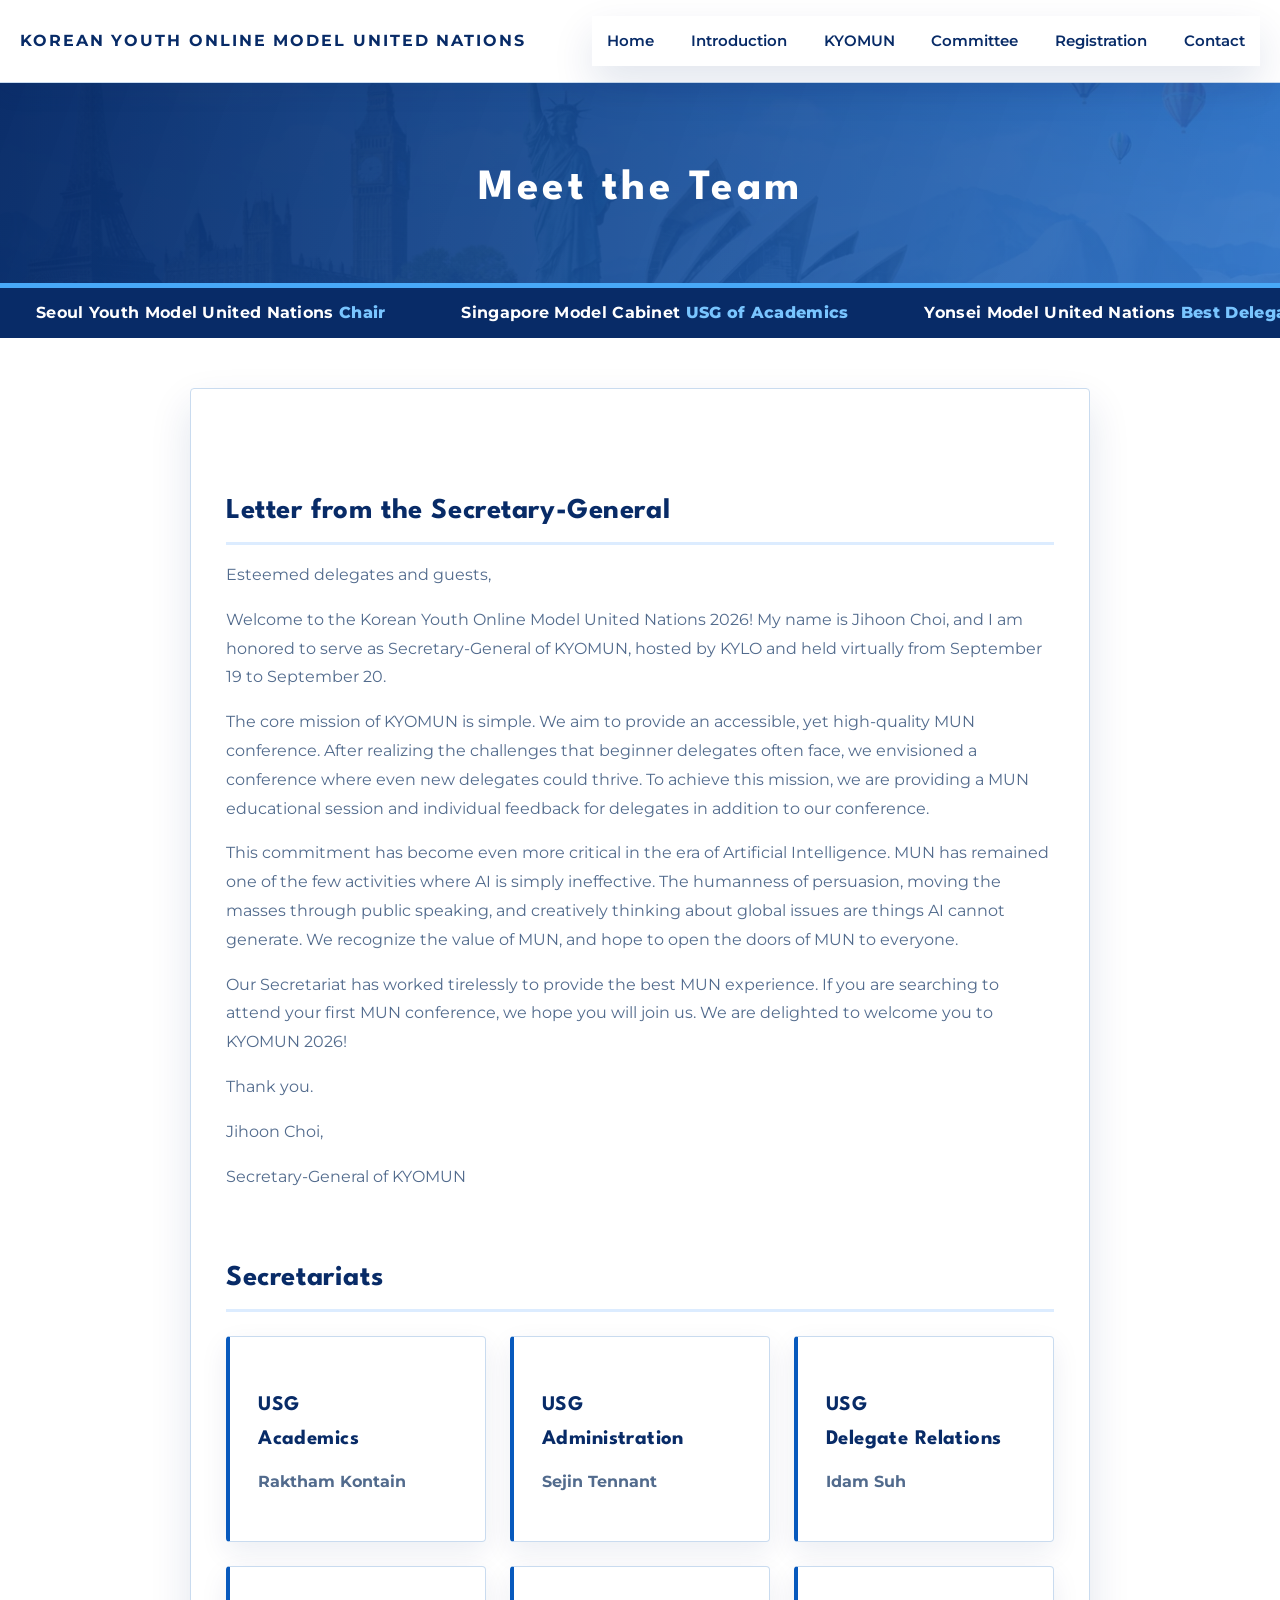
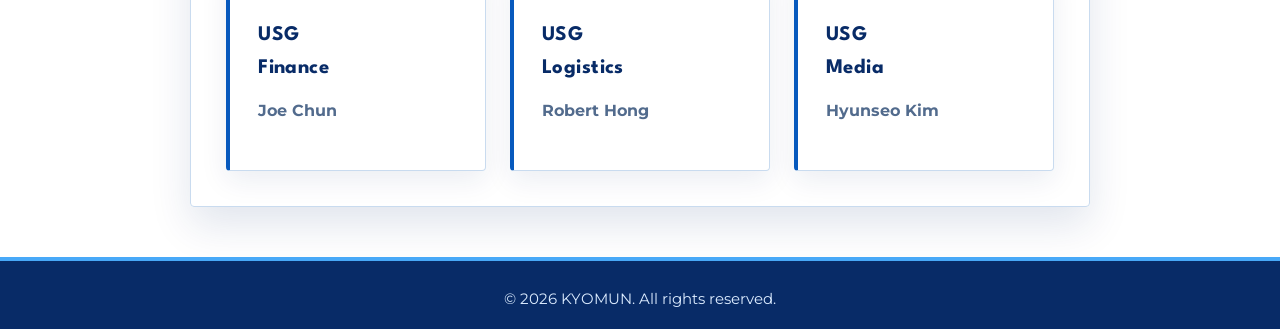
<file: member.html>
<!DOCTYPE html>
<html lang="en">
<head>
    <meta charset="UTF-8">
    <meta name="viewport" content="width=device-width, initial-scale=1.0">
    <title>Meet the KYOMUN Team | KYOMUN</title>
    <meta name="description" content="Meet the team behind KYOMUN, the Korean Youth Online Model United Nations conference.">
    <meta name="keywords" content="KYOMUN team, Korean Youth Online Model United Nations team, youth leadership team">
    <meta name="robots" content="index,follow">
    <link rel="canonical" href="member.html">
    <meta property="og:title" content="Meet the KYOMUN Team | KYOMUN">
    <meta property="og:description" content="Meet the team behind KYOMUN, the Korean Youth Online Model United Nations conference.">
    <meta property="og:type" content="website">
    <meta property="og:site_name" content="KYOMUN">
    <link rel="apple-touch-icon" sizes="180x180" href="apple-touch-icon.png">
    <link rel="icon" type="image/png" sizes="32x32" href="favicon-32x32.png">
    <link rel="icon" type="image/png" sizes="16x16" href="favicon-16x16.png">
    <link rel="manifest" href="favicon_io/site.webmanifest">
    <link rel="stylesheet" href="styles.css">
</head>
<body class="member-page">
    <!-- Navigation -->
    <nav class="navbar">
        <div class="nav-container">
            <div class="logo-section">
                <span class="brand-name">Korean Youth Online Model United Nations</span>
            </div>
            <ul class="nav-menu">
                <li class="nav-item">
                    <a href="index.html" class="nav-link">Home</a>
                </li>
                <li class="nav-item dropdown">
                    <a href="#" class="nav-link">Introduction</a>
                    <div class="dropdown-menu">
                        <a href="about-kyomun.html" class="dropdown-link">About KYOMUN</a>
                        <a href="about-kylo.html" class="dropdown-link">About KYLO</a>
                        <a href="member.html" class="dropdown-link">About the Team</a>
                    </div>
                </li>
                <li class="nav-item dropdown">
                    <a href="#" class="nav-link">KYOMUN</a>
                    <div class="dropdown-menu">
                        <a href="overview.html" class="dropdown-link">Overview</a>
                        <a href="schedule.html" class="dropdown-link">Schedule</a>
                        <a href="conference-material.html" class="dropdown-link">Conference Material</a>
                    </div>
                </li>
                <li class="nav-item dropdown">
                    <a href="#" class="nav-link">Committee</a>
                    <div class="dropdown-menu">
                        <a href="who.html" class="dropdown-link">WHO</a>
                        <a href="uncstd.html" class="dropdown-link">UNCSTD</a>
                        <a href="specpol.html" class="dropdown-link">SPECPOL</a>
                    </div>
                </li>
                <li class="nav-item dropdown">
                    <a href="#" class="nav-link">Registration</a>
                    <div class="dropdown-menu">
                        <a href="delegate-registration.html" class="dropdown-link">Delegate Registration</a>
                        <a href="faq.html" class="dropdown-link">FAQ</a>
                    </div>
                </li>
                <li class="nav-item dropdown">
                    <a href="#" class="nav-link">Contact</a>
                    <div class="dropdown-menu">
                        <a href="contact-us.html" class="dropdown-link">Contact Us</a>
                    </div>
                </li>
            </ul>
            <div class="hamburger">
                <span></span>
                <span></span>
                <span></span>
            </div>
        </div>
    </nav>

    <section class="page-header">
        <div class="container">
            <h1>Meet the Team</h1>
        </div>
    </section>

    <!-- Ticker banner: full-width sliding repeating text -->
    <section class="ticker-banner" aria-hidden="false">
        <div class="ticker-wrap">
            <div class="ticker-inner" role="presentation">
                <span class="ticker-item">Seoul Youth Model United Nations <span class="ticker-highlight">Chair</span></span>
                <span class="ticker-item">Singapore Model Cabinet <span class="ticker-highlight">USG of Academics</span></span>
                <span class="ticker-item">Yonsei Model United Nations <span class="ticker-highlight">Best Delegate</span></span>
                <span class="ticker-item">Youth Model ASEAN eXperience <span class="ticker-highlight">Chair</span></span>
                <span class="ticker-item">Preparatory Model United Nations <span class="ticker-highlight">Best Position Paper</span></span>
                <span class="ticker-item">ICS Model United Nations <span class="ticker-highlight"> Chair</span></span>



            </div>
        </div>
    </section>

    <main class="page-content">
        <div class="container">
            <article>
                <section class="member-secretariat">
                    
                    <div class="letter-card">
                        <h2>Letter from the Secretary-General</h2>
                        <p>Esteemed delegates and guests,</p>

                        <p>Welcome to the Korean Youth Online Model United Nations 2026! My name is Jihoon Choi, 
                            and I am honored to serve as Secretary-General of KYOMUN, 
                            hosted by KYLO and held virtually from September 19 to September 20.
                        <p>
                        
                        <p>
                            The core mission of KYOMUN is simple. We aim to provide an accessible, yet high-quality MUN conference. 
                            After realizing the challenges that beginner delegates often face, we envisioned a conference where even
                            new delegates could thrive. 
                            To achieve this mission, we are providing a MUN educational session 
                            and individual feedback for delegates in addition to our conference. 
                        </p>

                        <p>
                            This commitment has become
                            even more critical in the era of Artificial Intelligence. MUN has remained 
                            one of the few activities where AI is simply ineffective.  
                            The humanness of persuasion, moving the masses through public speaking, 
                            and creatively thinking about global issues are things AI cannot generate.
                            We recognize the value of MUN, and hope to open the doors of MUN to everyone. 
                        </p>

                        <p>
                            Our Secretariat has worked tirelessly to provide the best MUN experience. 
                            If you are searching to attend
                            your first MUN conference, we hope you will join us.
                            We are delighted to welcome you to KYOMUN 2026!
                        </p>

                        <p>Thank you.</p>
                        <p>Jihoon Choi,</p>
                        <p>Secretary-General of KYOMUN</p>

                    </div>
                    
                    <!--
                    <div class="secretariat-card">

                            <img src="jihoonchoi_yonsei.png" alt="Secretary General Jihoon Choi">

                    </div>
                    -->

                </section>


                <section class="member-chairs">
                    <h2>Secretariats</h2>
                    <div class="chairs-grid">
                        <div class="chair-card">
                            <h3>USG  <br>Academics</h3>
                            <p><b>Raktham Kontain</b></p>
                        </div>
                        <div class="chair-card">
                            <h3>USG  <br>Administration</h3>
                            <p><b>Sejin Tennant</b></p>
                        </div>
                        <div class="chair-card">
                            <h3>USG  <br>Delegate Relations</h3>
                            <p><b>Idam Suh</b></p>
                        </div>
                        <div class="chair-card">
                            <h3>USG <br>Finance</h3>
                            <p><b>Joe Chun</b></p>
                        </div>
                        <div class="chair-card">
                            <h3>USG <br> Logistics</h3>
                            <p><b>Robert Hong</b></p>
                        </div>

                        <div class="chair-card">
                            <h3>USG <br> Media</h3>
                            <p><b>Hyunseo Kim</b></p>
                        </div>

                    </div>


            <!--
                <section class="member-chairs">
                    <h2>Conference Chairs</h2>
                    <div class="chairs-grid">
                        <div class="chair-card">
                            <h3>WHO</h3>
                            <p>Chair: Sohyun Kim</p>
                            <p>Vice Chair: Jimin Lee</p>
                        </div>
                        <div class="chair-card">
                            <h3>UNCSTD</h3>
                            <p>Chair: Yujin Park</p>
                            <p>Vice Chair: Seojun Han</p>
                        </div>
                        <div class="chair-card">
                            <h3>SPECPOL</h3>
                            <p>Chair: Hui Min</p>
                            <p>Vice Chair: Doyun Lee</p>
                        </div>
                        <div class="chair-card">
                            <h3>ECOSOC</h3>
                            <p>Chair: Minji Song</p>
                            <p>Vice Chair: Hyunwoo Park</p>
                        </div>
                        <div class="chair-card">
                            <h3>UNGA</h3>
                            <p>Chair: Ara Kim</p>
                            <p>Vice Chair: Junho Lee</p>
                        </div>
                        <div class="chair-card">
                            <h3>UNICEF</h3>
                            <p>Chair: Seoyeon Choi</p>
                            <p>Vice Chair: Taehyun Kim</p>
                        </div>
                    </div>
                </section>
            -->


            </article>
        </div>
    </main>

    <!-- Bottom ticker removed -->

    <footer class="footer">
        <div class="container">
            <div class="footer-bottom">
                <p>&copy; 2026 KYOMUN. All rights reserved.</p>
            </div>
        </div>
    </footer>

    <script src="script.js"></script>
</body>
</html>
</file>
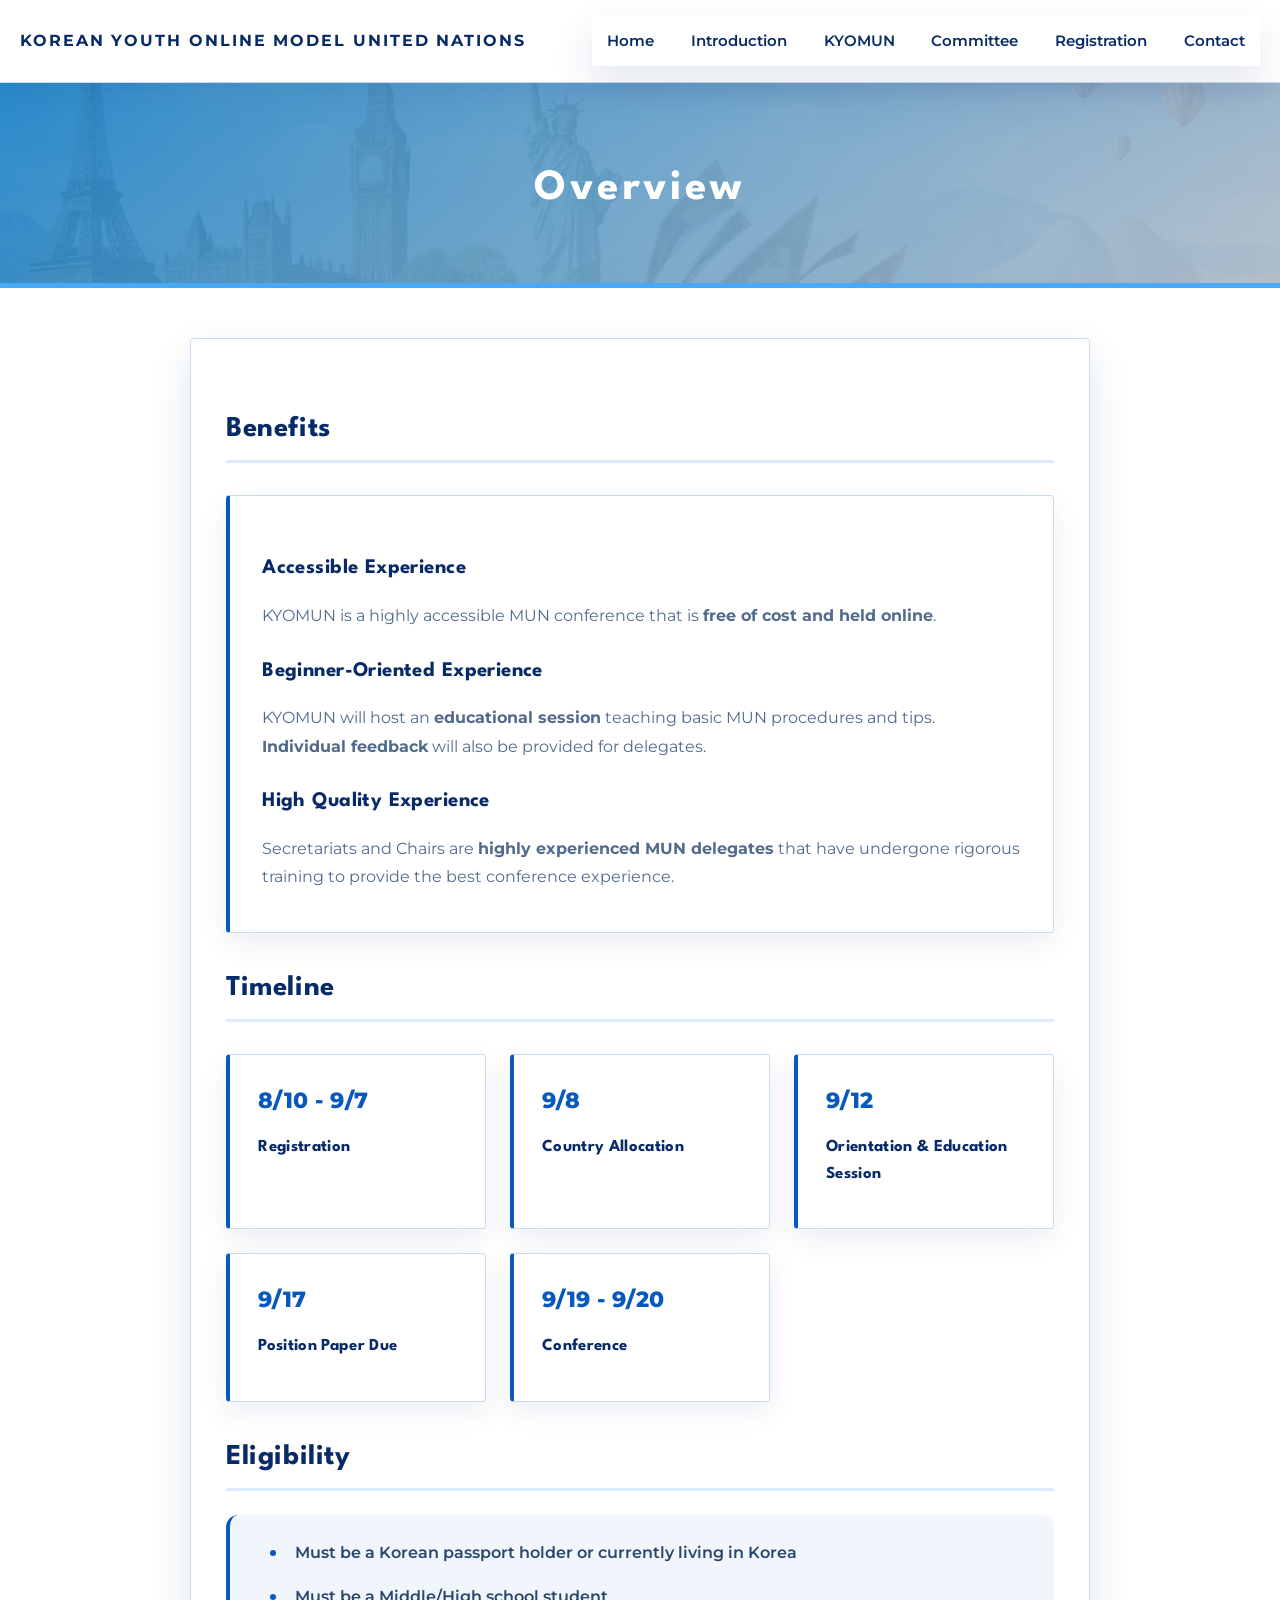
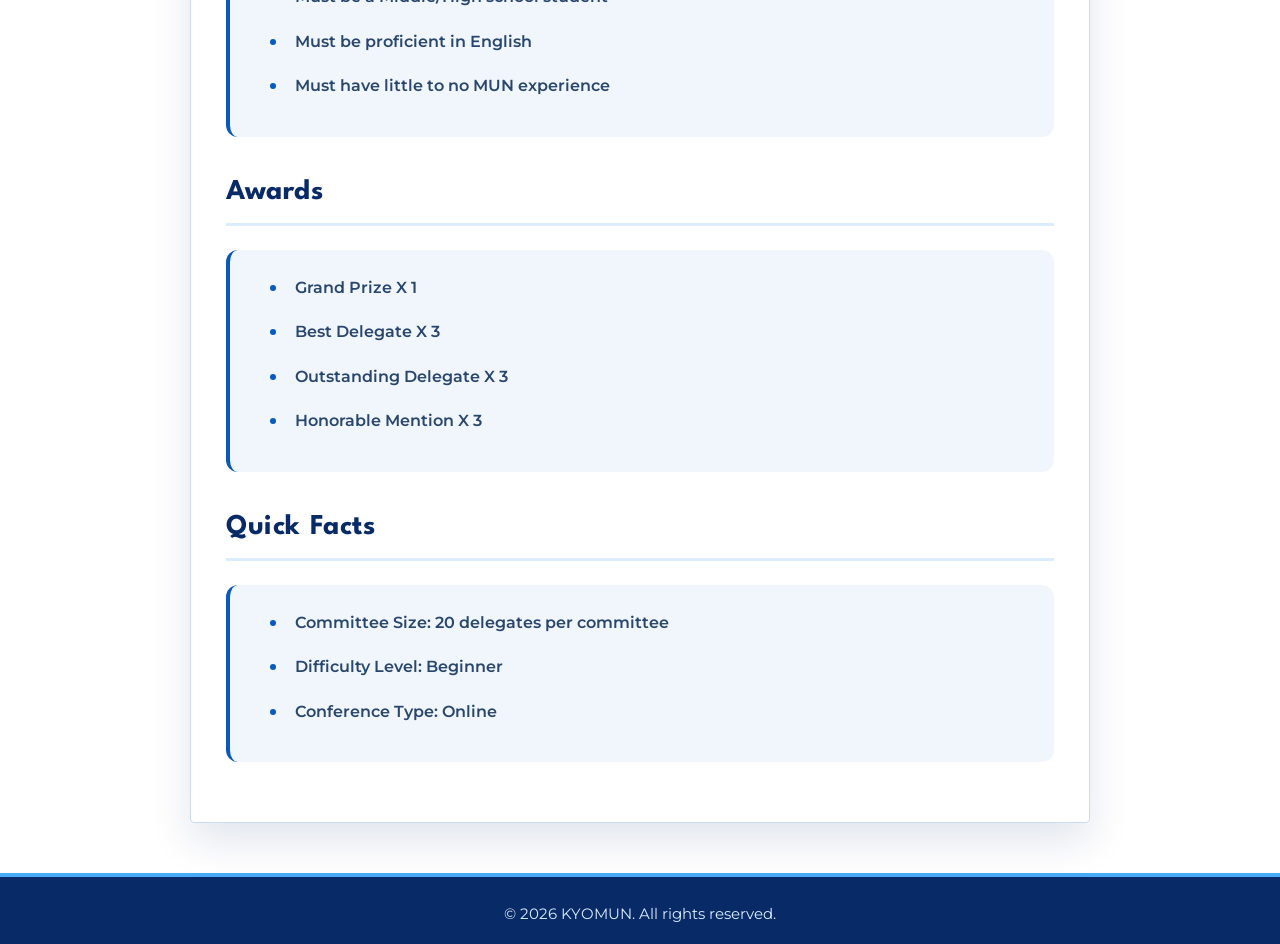
<file: overview.html>
<!DOCTYPE html>
<html lang="en">
<head>
    <meta charset="UTF-8">
    <meta name="viewport" content="width=device-width, initial-scale=1.0">
    <title>KYOMUN Overview | Korean Youth Online Model United Nations</title>
    <meta name="description" content="Explore the KYOMUN overview, structure, and goals of the Korean Youth Online Model United Nations program.">
    <meta name="keywords" content="KYOMUN overview, Korean Youth Online Model United Nations, online MUN program, youth diplomacy conference">
    <meta name="robots" content="index,follow">
    <link rel="canonical" href="overview.html">
    <meta property="og:title" content="KYOMUN Overview | Korean Youth Online Model United Nations">
    <meta property="og:description" content="Explore the KYOMUN overview, structure, and goals of the Korean Youth Online Model United Nations program.">
    <meta property="og:type" content="website">
    <meta property="og:site_name" content="KYOMUN">
    <link rel="apple-touch-icon" sizes="180x180" href="apple-touch-icon.png">
    <link rel="icon" type="image/png" sizes="32x32" href="favicon-32x32.png">
    <link rel="icon" type="image/png" sizes="16x16" href="favicon-16x16.png">
    <link rel="manifest" href="favicon_io/site.webmanifest">
    <link rel="stylesheet" href="styles.css">
</head>
<body class="kyomun-page">
    <!-- Navigation -->
    <nav class="navbar">
        <div class="nav-container">
            <div class="logo-section">
                <span class="brand-name">Korean Youth Online Model United Nations</span>
            </div>
            
            <ul class="nav-menu">
                <li class="nav-item">
                    <a href="index.html" class="nav-link">Home</a>
                </li>
                <li class="nav-item dropdown">
                    <a href="#" class="nav-link">Introduction</a>
                    <div class="dropdown-menu">
                        <a href="about-kyomun.html" class="dropdown-link">About KYOMUN</a>
                        <a href="about-kylo.html" class="dropdown-link">About KYLO</a>
                        <a href="member.html" class="dropdown-link">About the Team</a>
                    </div>
                </li>
                <li class="nav-item dropdown">
                    <a href="#" class="nav-link">KYOMUN</a>
                    <div class="dropdown-menu">
                        <a href="overview.html" class="dropdown-link">Overview</a>
                        <a href="schedule.html" class="dropdown-link">Schedule</a>
                        <a href="conference-material.html" class="dropdown-link">Conference Material</a>
                    </div>
                </li>
                <li class="nav-item dropdown">
                    <a href="#" class="nav-link">Committee</a>
                    <div class="dropdown-menu">
                        <a href="who.html" class="dropdown-link">WHO</a>
                        <a href="uncstd.html" class="dropdown-link">UNCSTD</a>
                        <a href="specpol.html" class="dropdown-link">SPECPOL</a>
                    </div>
                </li>
                <li class="nav-item dropdown">
                    <a href="#" class="nav-link">Registration</a>
                    <div class="dropdown-menu">
                        <a href="delegate-registration.html" class="dropdown-link">Delegate Registration</a>
                        <a href="faq.html" class="dropdown-link">FAQ</a>
                    </div>
                </li>
                <li class="nav-item dropdown">
                    <a href="#" class="nav-link">Contact</a>
                    <div class="dropdown-menu">
                        <a href="contact-us.html" class="dropdown-link">Contact Us</a>
                    </div>
                </li>
            </ul>

            <div class="hamburger">
                <span></span>
                <span></span>
                <span></span>
            </div>
        </div>
    </nav>

    <!-- Page Header -->
    <section class="page-header" style="background: linear-gradient(135deg, rgba(30, 131, 198, 0.92) 0%, rgba(162, 178, 193, 0.92) 100%), url('KYOMUN_Background.webp') center/cover no-repeat;">
        <div class="container">
            <h1>Overview</h1>
        </div>
    </section>

    <!-- Content -->
    <section class="page-content">
        <div class="container">
            <article>

                
                <h2>Benefits</h2>

                <div class="deadline-box">
                    <h3>Accessible Experience</h3>
                    <p>KYOMUN is a highly accessible MUN conference that is 
                        <b>free of cost and held online</b>.
                    </p>


                    <h3>Beginner-Oriented Experience</h3>
                    <p>
                        KYOMUN will host an <b>educational session</b> teaching basic MUN procedures and
                        tips. <b>Individual feedback</b> will also be provided for delegates.
                    </p>



                    <h3>High Quality Experience</h3>
                    <p>
                        Secretariats and Chairs are <b>highly experienced MUN delegates</b> that have
                        undergone rigorous training to provide the best conference experience. 
                    </p>

                </div>


                <h2>Timeline</h2>

                <div class="timeline-grid">
                    <div class="timeline-card">
                        <div class="timeline-date">8/10 - 9/7</div>
                        <h3>Registration</h3>
                    </div>
                    
                    <div class="timeline-card">
                        <div class="timeline-date">9/8</div>
                        <h3>Country Allocation</h3>
                    </div>
                    
                    <div class="timeline-card">
                        <div class="timeline-date">9/12</div>
                        <h3>Orientation & Education Session</h3>
                    </div>
                    <div class="timeline-card">
                        <div class="timeline-date">9/17</div>
                        <h3>Position Paper Due</h3>
                    </div>
                    <div class="timeline-card">
                        <div class="timeline-date">9/19 - 9/20</div>
                        <h3>Conference</h3>
                    </div>
                </div>

                


                <h2>Eligibility</h2>

                    <ul class="eligibility-list">
                    <li>Must be a Korean passport holder or currently living in Korea</li>
                    <li>Must be a Middle/High school student</li>
                    <li>Must be proficient in English</li>
                    <li>Must have little to no MUN experience</li>
                </ul>


                <h2>Awards</h2>

                <ul class="experience-list">
                    <li>Grand Prize X 1</li>
                    <li>Best Delegate X 3</li>
                    <li>Outstanding Delegate X 3</li>
                    <li>Honorable Mention X 3</li>
                </ul>

                

                

                <h2>Quick Facts</h2>
                <ul class="experience-list">
                    <li>Committee Size: 20 delegates per committee</li>
                    <li>Difficulty Level: Beginner</li>
                    <li>Conference Type: Online</li>
                </ul>
                


            </article>
        </div>
    </section>

    <!-- Footer -->
    <footer class="footer">
        <div class="container">
            <div class="footer-bottom">
                <p>&copy; 2026 KYOMUN. All rights reserved.</p>
            </div>
        </div>
    </footer>

    <script src="script.js"></script>
</body>
</html>
</file>
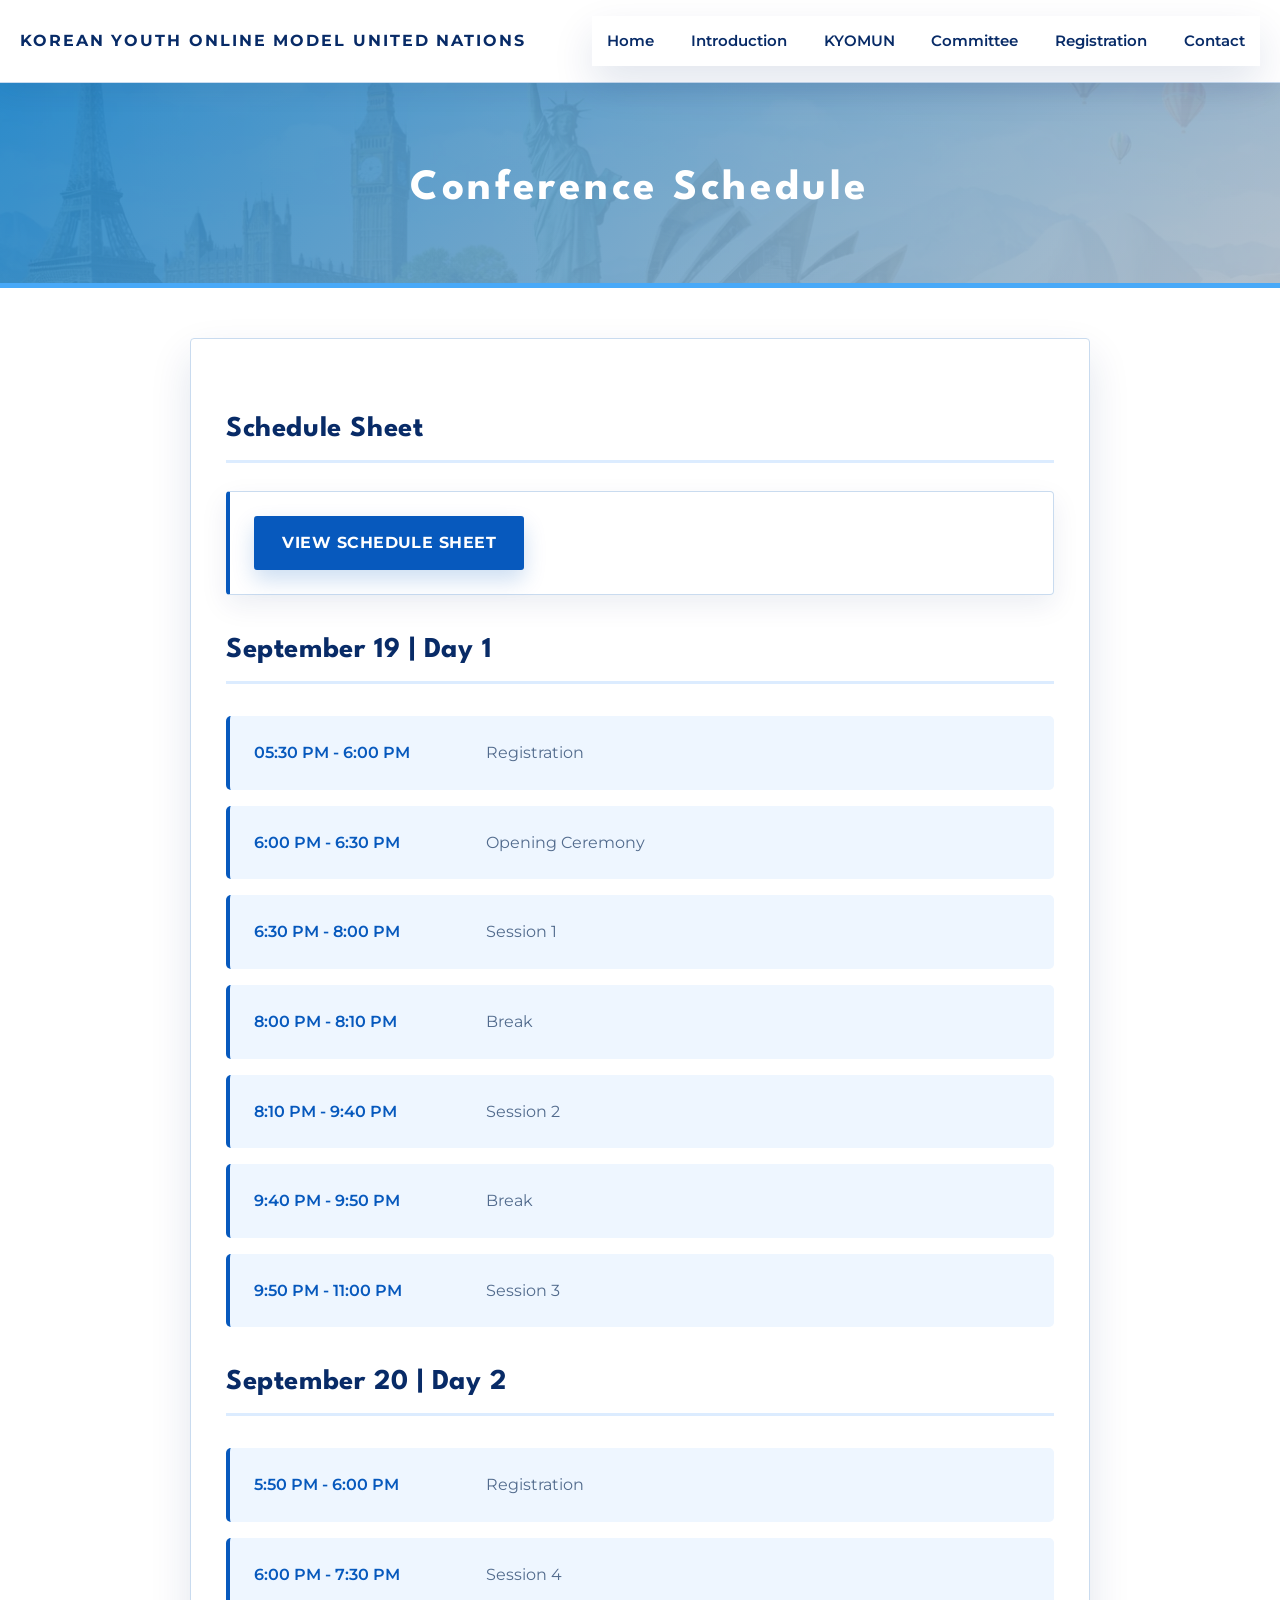
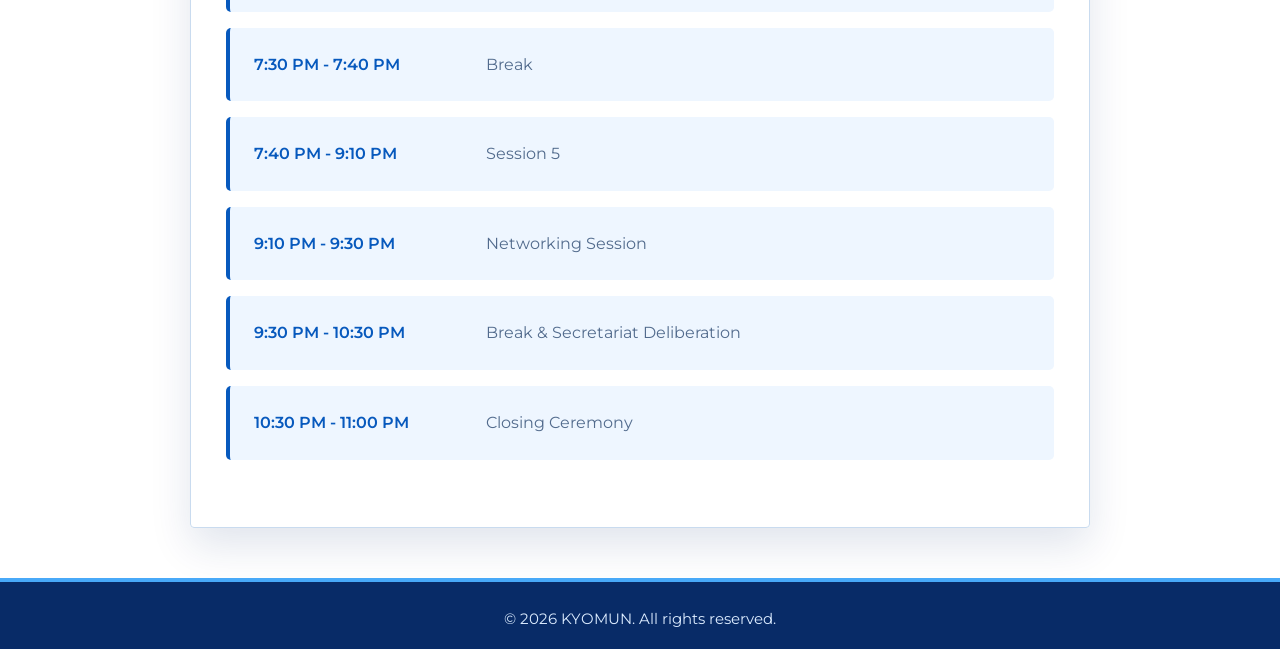
<file: schedule.html>
<!DOCTYPE html>
<html lang="en">
<head>
    <meta charset="UTF-8">
    <meta name="viewport" content="width=device-width, initial-scale=1.0">
    <title>KYOMUN Schedule | Korean Youth Online Model United Nations</title>
    <meta name="description" content="View the KYOMUN schedule and program timeline for the Korean Youth Online Model United Nations conference.">
    <meta name="keywords" content="KYOMUN schedule, Korean Youth Online Model United Nations schedule, online MUN agenda">
    <meta name="robots" content="index,follow">
    <link rel="canonical" href="schedule.html">
    <meta property="og:title" content="KYOMUN Schedule | Korean Youth Online Model United Nations">
    <meta property="og:description" content="View the KYOMUN schedule and program timeline for the Korean Youth Online Model United Nations conference.">
    <meta property="og:type" content="website">
    <meta property="og:site_name" content="KYOMUN">
    <link rel="apple-touch-icon" sizes="180x180" href="apple-touch-icon.png">
    <link rel="icon" type="image/png" sizes="32x32" href="favicon-32x32.png">
    <link rel="icon" type="image/png" sizes="16x16" href="favicon-16x16.png">
    <link rel="manifest" href="favicon_io/site.webmanifest">
    <link rel="stylesheet" href="styles.css">
</head>
<body class="kyomun-page">
    <!-- Navigation -->
    <nav class="navbar">
        <div class="nav-container">
            <div class="logo-section">
                <span class="brand-name">Korean Youth Online Model United Nations</span>
            </div>
            
            <ul class="nav-menu">
                <li class="nav-item">
                    <a href="index.html" class="nav-link">Home</a>
                </li>
                <li class="nav-item dropdown">
                    <a href="#" class="nav-link">Introduction</a>
                    <div class="dropdown-menu">
                        <a href="about-kyomun.html" class="dropdown-link">About KYOMUN</a>
                        <a href="about-kylo.html" class="dropdown-link">About KYLO</a>
                        <a href="member.html" class="dropdown-link">About the Team</a>
                    </div>
                </li>
                <li class="nav-item dropdown">
                    <a href="#" class="nav-link">KYOMUN</a>
                    <div class="dropdown-menu">
                        <a href="overview.html" class="dropdown-link">Overview</a>
                        <a href="schedule.html" class="dropdown-link">Schedule</a>
                        <a href="conference-material.html" class="dropdown-link">Conference Material</a>
                    </div>
                </li>
                <li class="nav-item dropdown">
                    <a href="#" class="nav-link">Committee</a>
                    <div class="dropdown-menu">
                        <a href="who.html" class="dropdown-link">WHO</a>
                        <a href="uncstd.html" class="dropdown-link">UNCSTD</a>
                        <a href="specpol.html" class="dropdown-link">SPECPOL</a>
                    </div>
                </li>
                <li class="nav-item dropdown">
                    <a href="#" class="nav-link">Registration</a>
                    <div class="dropdown-menu">
                        <a href="delegate-registration.html" class="dropdown-link">Delegate Registration</a>
                        <a href="faq.html" class="dropdown-link">FAQ</a>
                    </div>
                </li>
                <li class="nav-item dropdown">
                    <a href="#" class="nav-link">Contact</a>
                    <div class="dropdown-menu">
                        <a href="contact-us.html" class="dropdown-link">Contact Us</a>
                    </div>
                </li>
            </ul>

            <div class="hamburger">
                <span></span>
                <span></span>
                <span></span>
            </div>
        </div>
    </nav>

    <!-- Page Header -->
    <section class="page-header" style="background: linear-gradient(135deg, rgba(30, 131, 198, 0.92) 0%, rgba(162, 178, 193, 0.92) 100%), url('KYOMUN_Background.webp') center/cover no-repeat;">
        <div class="container">
            <h1>Conference Schedule</h1>
        </div>
    </section>

    <!-- Content -->
    <section class="page-content">
        <div class="container">
            <article>

                 <h2>Schedule Sheet</h2>

                <div class="download-box">
                    <a href="https://docs.google.com/document/d/1d7NeYKIjSNgA-1hFQfSBbo9DVKq-WV6NRruVgBzAXkM/edit?tab=t.0" target="_blank" class="btn btn-primary download-button">View Schedule Sheet</a>
                </div>
                
               <h2>September 19 | Day 1</h2>
                <div class="schedule-table">
                    <div class="schedule-item">
                        <div class="time">05:30 PM - 6:00 PM</div>
                        <div class="event">Registration</div>
                    </div>
                    <div class="schedule-item">
                        <div class="time">6:00 PM - 6:30 PM</div>
                        <div class="event">Opening Ceremony</div>
                    </div>
                    <div class="schedule-item">
                        <div class="time">6:30 PM - 8:00 PM</div>
                        <div class="event">Session 1</div>
                    </div>
                    <div class="schedule-item">
                        <div class="time">8:00 PM - 8:10 PM</div>
                        <div class="event">Break</div>
                    </div>
                    <div class="schedule-item">
                        <div class="time">8:10 PM - 9:40 PM</div>
                        <div class="event">Session 2</div>
                    </div>
                    <div class="schedule-item">
                        <div class="time">9:40 PM - 9:50 PM</div>
                        <div class="event">Break</div>
                    </div>
                    <div class="schedule-item">
                        <div class="time">9:50 PM - 11:00 PM</div>
                        <div class="event">Session 3</div>
                    </div>
                </div>

                <h2>September 20 | Day 2</h2>
                <div class="schedule-table">
                    <div class="schedule-item">
                        <div class="time">5:50 PM - 6:00 PM</div>
                        <div class="event">Registration</div>
                    </div>
                    <div class="schedule-item">
                        <div class="time">6:00 PM - 7:30 PM</div>
                        <div class="event">Session 4</div>
                    </div>
                    <div class="schedule-item">
                        <div class="time">7:30 PM - 7:40 PM</div>
                        <div class="event">Break</div>
                    </div>
                    <div class="schedule-item">
                        <div class="time">7:40 PM - 9:10 PM</div>
                        <div class="event">Session 5</div>
                    </div>
                    <div class="schedule-item">
                        <div class="time">9:10 PM - 9:30 PM</div>
                        <div class="event">Networking Session</div>
                    </div>
                    <div class="schedule-item">
                        <div class="time">9:30 PM - 10:30 PM</div>
                        <div class="event">Break & Secretariat Deliberation</div>
                    </div>
                    <div class="schedule-item">
                        <div class="time">10:30 PM - 11:00 PM</div>
                        <div class="event">Closing Ceremony</div>
                    </div>
                </div>

                


            </article>
        </div>
    </section>

    <!-- Footer -->
        <footer class="footer">
        <div class="container">
            <div class="footer-bottom">
                <p>&copy; 2026 KYOMUN. All rights reserved.</p>
            </div>
        </div>
    </footer>

    <script src="script.js"></script>
</body>
</html>
</file>
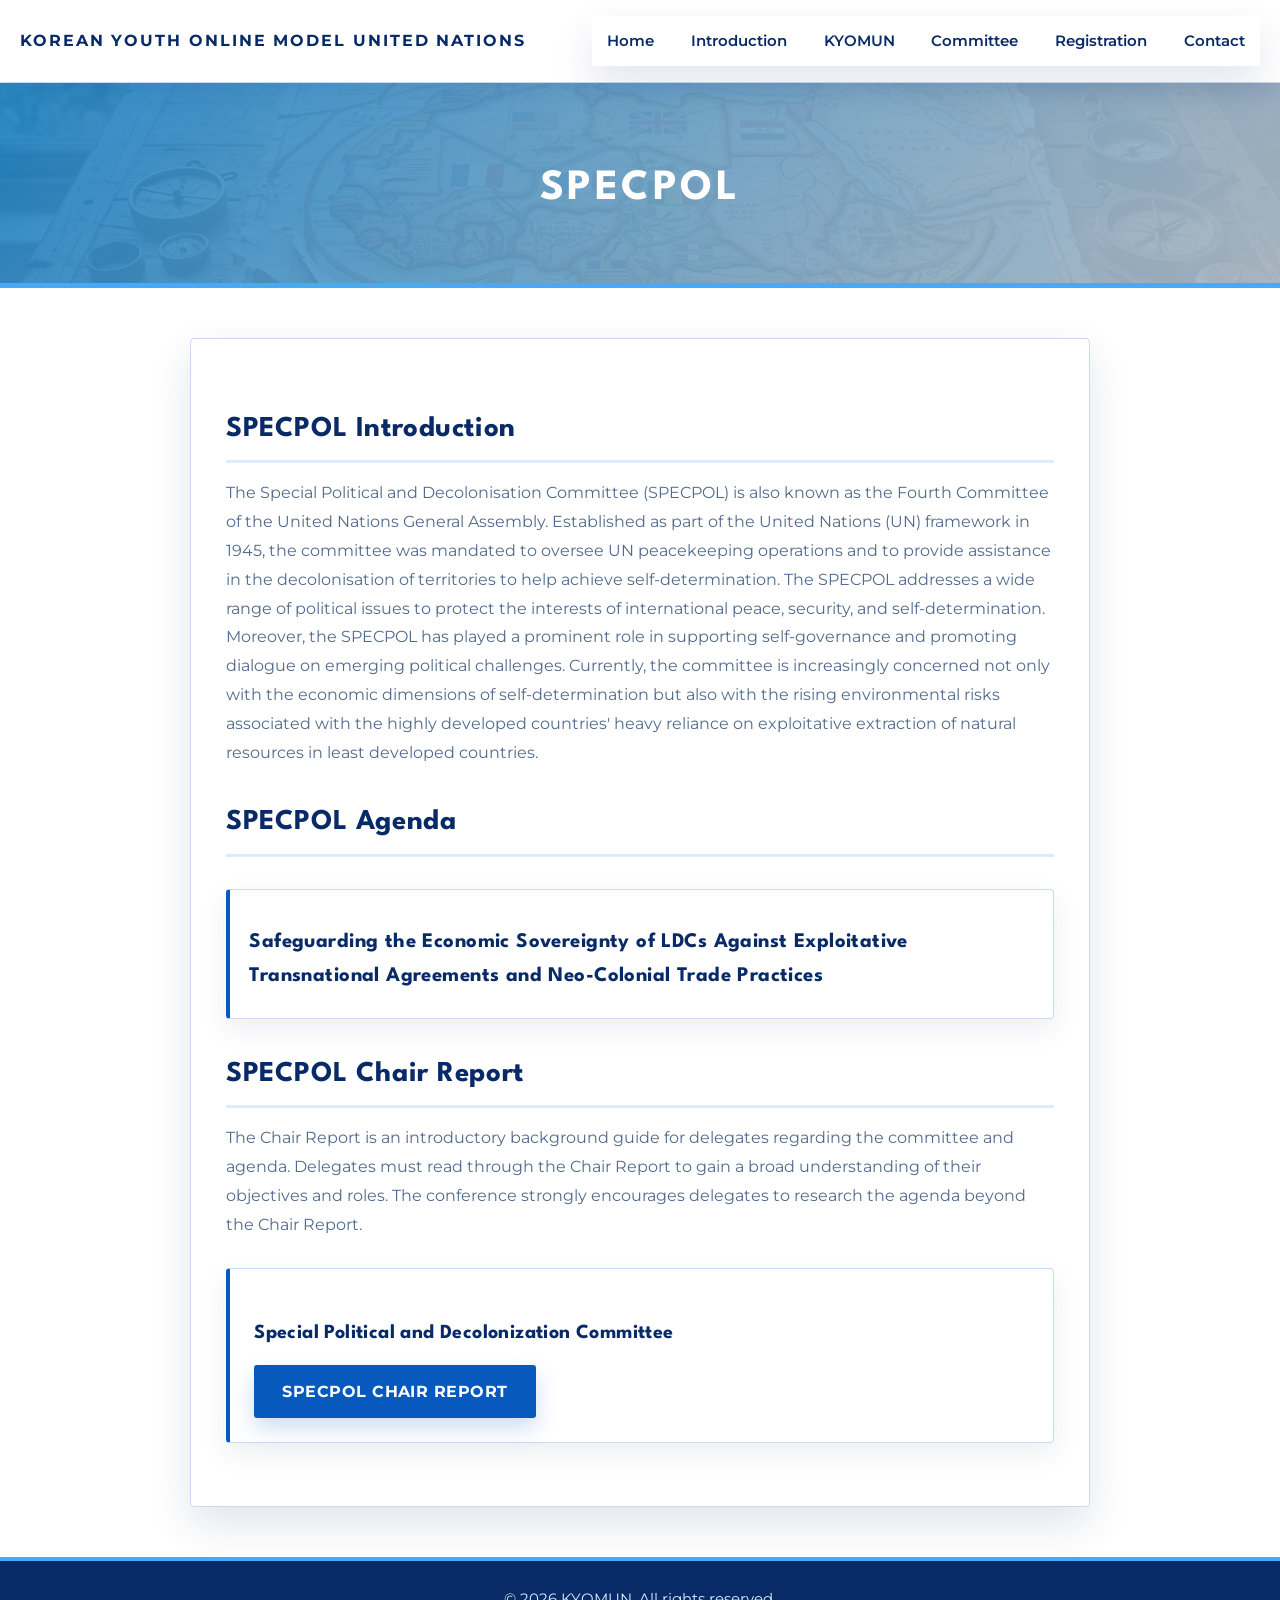
<file: specpol.html>
<!DOCTYPE html>
<html lang="en">
<head>
    <meta charset="UTF-8">
    <meta name="viewport" content="width=device-width, initial-scale=1.0">
    <title>SPECPOL Committee | KYOMUN</title>
    <meta name="description" content="Learn about the SPECPOL committee at KYOMUN, the Korean Youth Online Model United Nations conference.">
    <meta name="keywords" content="SPECPOL committee, KYOMUN, Korean Youth Online Model United Nations, online MUN committee">
    <meta name="robots" content="index,follow">
    <link rel="canonical" href="specpol.html">
    <meta property="og:title" content="SPECPOL Committee | KYOMUN">
    <meta property="og:description" content="Learn about the SPECPOL committee at KYOMUN, the Korean Youth Online Model United Nations conference.">
    <meta property="og:type" content="website">
    <meta property="og:site_name" content="KYOMUN">
    <link rel="apple-touch-icon" sizes="180x180" href="apple-touch-icon.png">
    <link rel="icon" type="image/png" sizes="32x32" href="favicon-32x32.png">
    <link rel="icon" type="image/png" sizes="16x16" href="favicon-16x16.png">
    <link rel="manifest" href="favicon_io/site.webmanifest">
    <link rel="stylesheet" href="styles.css">
</head>
<body>
    <!-- Navigation -->
    <nav class="navbar">
        <div class="nav-container">
            <div class="logo-section">
                <span class="brand-name">Korean Youth Online Model United Nations</span>
            </div>
            
            <ul class="nav-menu">
                <li class="nav-item">
                    <a href="index.html" class="nav-link">Home</a>
                </li>
                <li class="nav-item dropdown">
                    <a href="#" class="nav-link">Introduction</a>
                    <div class="dropdown-menu">
                        <a href="about-kyomun.html" class="dropdown-link">About KYOMUN</a>
                        <a href="about-kylo.html" class="dropdown-link">About KYLO</a>
                        <a href="member.html" class="dropdown-link">About the Team</a>
                    </div>
                </li>
                <li class="nav-item dropdown">
                    <a href="#" class="nav-link">KYOMUN</a>
                    <div class="dropdown-menu">
                        <a href="overview.html" class="dropdown-link">Overview</a>
                        <a href="schedule.html" class="dropdown-link">Schedule</a>
                        <a href="conference-material.html" class="dropdown-link">Conference Material</a>
                    </div>
                </li>
                <li class="nav-item dropdown">
                    <a href="#" class="nav-link">Committee</a>
                    <div class="dropdown-menu">
                        <a href="who.html" class="dropdown-link">WHO</a>
                        <a href="uncstd.html" class="dropdown-link">UNCSTD</a>
                        <a href="specpol.html" class="dropdown-link">SPECPOL</a>
                    </div>
                </li>
                <li class="nav-item dropdown">
                    <a href="#" class="nav-link">Registration</a>
                    <div class="dropdown-menu">
                        <a href="delegate-registration.html" class="dropdown-link">Delegate Registration</a>
                        <a href="faq.html" class="dropdown-link">FAQ</a>
                    </div>
                </li>
                <li class="nav-item dropdown">
                    <a href="#" class="nav-link">Contact</a>
                    <div class="dropdown-menu">
                        <a href="contact-us.html" class="dropdown-link">Contact Us</a>
                    </div>
                </li>
            </ul>

            <div class="hamburger">
                <span></span>
                <span></span>
                <span></span>
            </div>
        </div>
    </nav>

    <!-- Page Header -->
    <section class="page-header" style="background: linear-gradient(135deg, rgba(30, 131, 198, 0.92) 0%, rgba(162, 178, 193, 0.92) 100%), url('specpol_background.webp') center/cover no-repeat;">
        <div class="container">
            <h1>SPECPOL</h1>
        </div>
    </section>

    <!-- Content -->
    <section class="page-content">
        <div class="container">
            <article>

                <h2>SPECPOL Introduction</h2>
                <p>
                    The Special Political and Decolonisation Committee (SPECPOL) is also 
                    known as the Fourth Committee of the United Nations General Assembly. 
                    Established as part of the United Nations (UN) framework in 1945, the 
                    committee was mandated to oversee UN peacekeeping operations and to 
                    provide assistance in the decolonisation of territories to help achieve 
                    self-determination. The SPECPOL addresses a wide range of political issues 
                    to protect the interests of international peace, security, and self-determination. 
                    Moreover, the SPECPOL has played a prominent role in supporting self-governance 
                    and promoting dialogue on emerging political challenges. Currently, the committee is 
                    increasingly concerned not only with the economic dimensions of self-determination 
                    but also with the rising environmental risks associated with the highly 
                    developed countries' heavy reliance on exploitative extraction of 
                    natural resources in least developed countries.

                </p>


                <h2>SPECPOL Agenda</h2>
                <div class="agenda-grid">
                    <div class="agenda-card">
                        <h3>Safeguarding the Economic Sovereignty of LDCs Against 
                            Exploitative Transnational Agreements and Neo-Colonial Trade Practices</h3>
                    </div>
                </div>


                <h2>SPECPOL Chair Report</h2>

                <p>The Chair Report is an introductory background guide for delegates regarding the committee and agenda. 
                    Delegates must read through the Chair Report to gain a broad understanding of their objectives and roles. 
                    The conference strongly encourages delegates to research the agenda beyond
                    the Chair Report. 
                </p>

                <div class="download-box">
                    <h3>Special Political and Decolonization Committee</h3>
                    <a href="https://drive.google.com/drive/folders/1SqF5GuwNgk1TSbMVXRQPjo5h7LybxbbU" class="btn btn-primary download-button" target="_blank">SPECPOL Chair Report</a>
                </div>



               

            </article>
        </div>
    </section>

    <!-- Footer -->
        <footer class="footer">
        <div class="container">
            <div class="footer-bottom">
                <p>&copy; 2026 KYOMUN. All rights reserved.</p>
            </div>
        </div>
    </footer>

    <script src="script.js"></script>
</body>
</html>
</file>
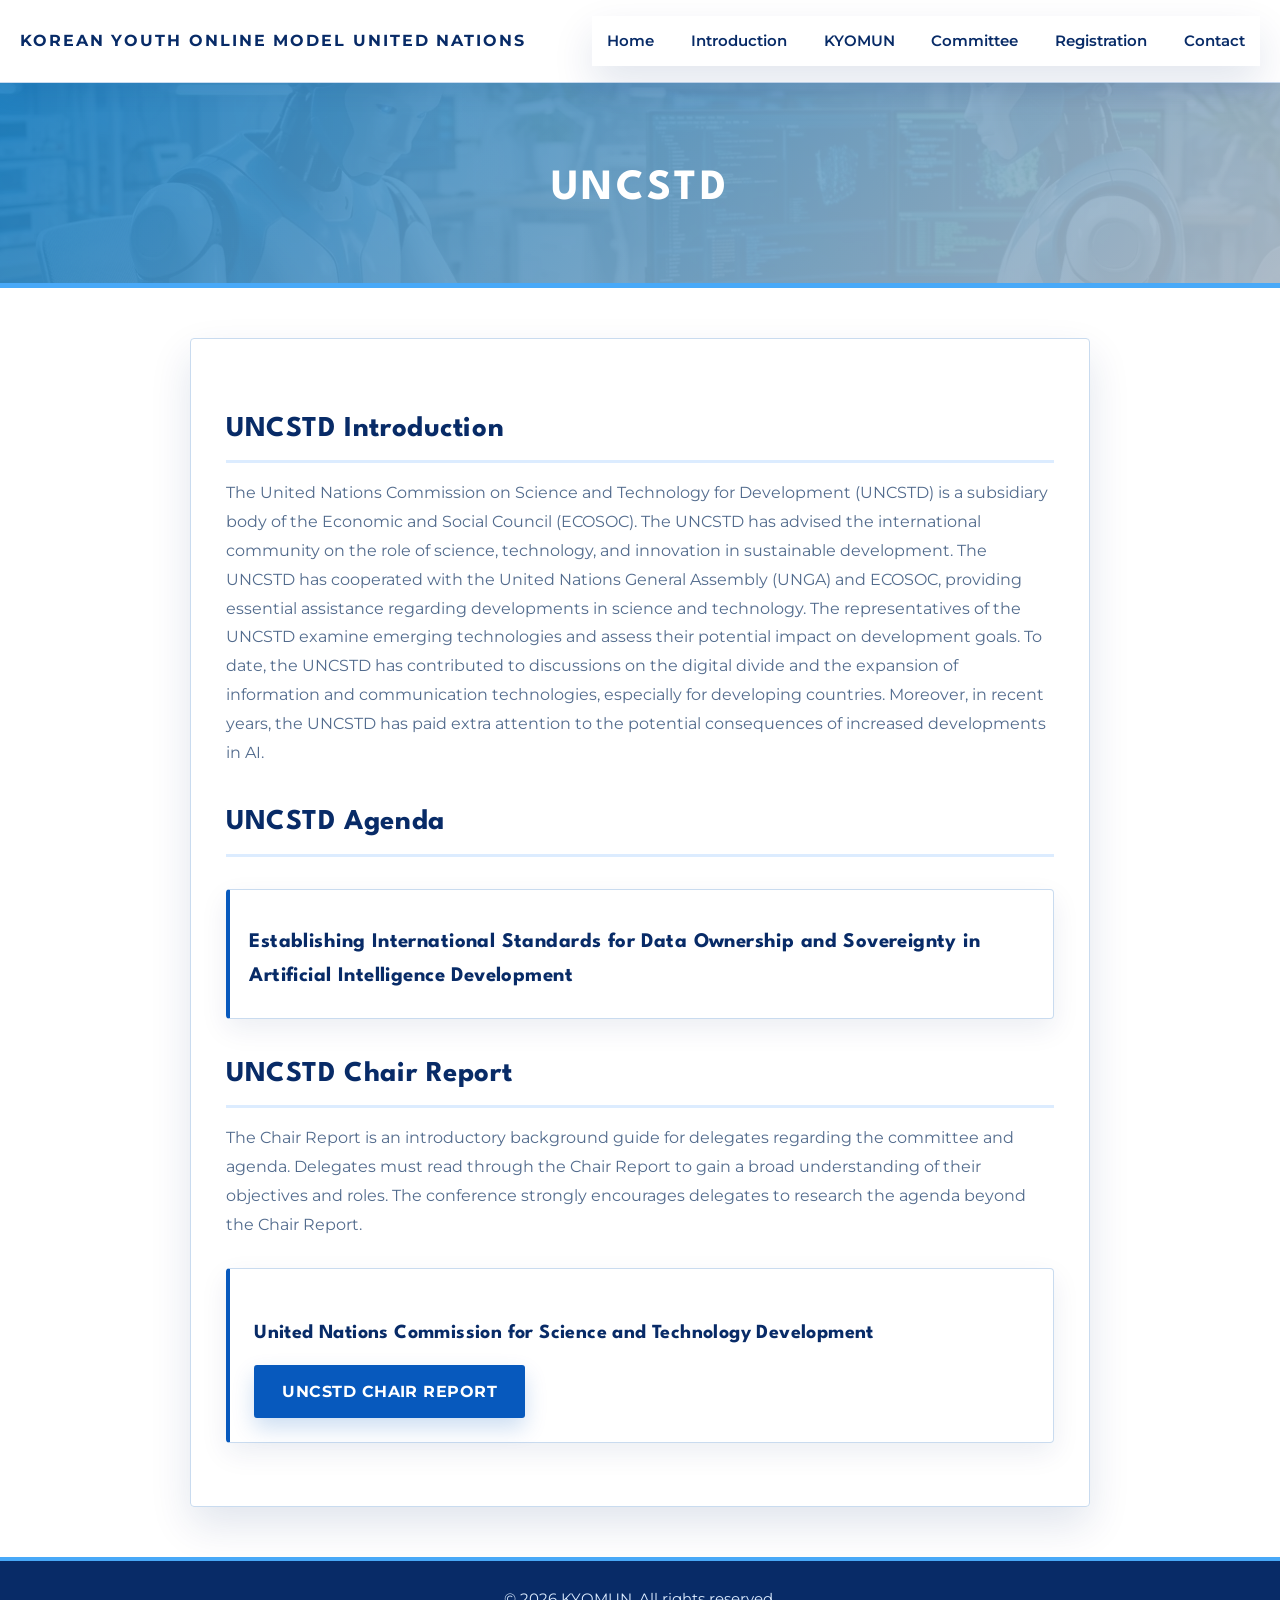
<file: uncstd.html>
<!DOCTYPE html>
<html lang="en">
<head>
    <meta charset="UTF-8">
    <meta name="viewport" content="width=device-width, initial-scale=1.0">
    <title>UNCSTD Committee | KYOMUN</title>
    <meta name="description" content="Discover the UNCSTD committee at KYOMUN, the Korean Youth Online Model United Nations conference.">
    <meta name="keywords" content="UNCSTD committee, KYOMUN, Korean Youth Online Model United Nations, online MUN committee">
    <meta name="robots" content="index,follow">
    <link rel="canonical" href="uncstd.html">
    <meta property="og:title" content="UNCSTD Committee | KYOMUN">
    <meta property="og:description" content="Discover the UNCSTD committee at KYOMUN, the Korean Youth Online Model United Nations conference.">
    <meta property="og:type" content="website">
    <meta property="og:site_name" content="KYOMUN">
    <link rel="apple-touch-icon" sizes="180x180" href="apple-touch-icon.png">
    <link rel="icon" type="image/png" sizes="32x32" href="favicon-32x32.png">
    <link rel="icon" type="image/png" sizes="16x16" href="favicon-16x16.png">
    <link rel="manifest" href="favicon_io/site.webmanifest">
    <link rel="stylesheet" href="styles.css">
</head>
<body>
    <!-- Navigation -->
    <nav class="navbar">
        <div class="nav-container">
            <div class="logo-section">
                <span class="brand-name">Korean Youth Online Model United Nations</span>
            </div>
            
            <ul class="nav-menu">
                <li class="nav-item">
                    <a href="index.html" class="nav-link">Home</a>
                </li>
                <li class="nav-item dropdown">
                    <a href="#" class="nav-link">Introduction</a>
                    <div class="dropdown-menu">
                        <a href="about-kyomun.html" class="dropdown-link">About KYOMUN</a>
                        <a href="about-kylo.html" class="dropdown-link">About KYLO</a>
                        <a href="member.html" class="dropdown-link">About the Team</a>
                    </div>
                </li>
                <li class="nav-item dropdown">
                    <a href="#" class="nav-link">KYOMUN</a>
                    <div class="dropdown-menu">
                        <a href="overview.html" class="dropdown-link">Overview</a>
                        <a href="schedule.html" class="dropdown-link">Schedule</a>
                        <a href="conference-material.html" class="dropdown-link">Conference Material</a>
                    </div>
                </li>
                <li class="nav-item dropdown">
                    <a href="#" class="nav-link">Committee</a>
                    <div class="dropdown-menu">
                        <a href="who.html" class="dropdown-link">WHO</a>
                        <a href="uncstd.html" class="dropdown-link">UNCSTD</a>
                        <a href="specpol.html" class="dropdown-link">SPECPOL</a>
                    </div>
                </li>
                <li class="nav-item dropdown">
                    <a href="#" class="nav-link">Registration</a>
                    <div class="dropdown-menu">
                        <a href="delegate-registration.html" class="dropdown-link">Delegate Registration</a>
                        <a href="faq.html" class="dropdown-link">FAQ</a>
                    </div>
                </li>
                <li class="nav-item dropdown">
                    <a href="#" class="nav-link">Contact</a>
                    <div class="dropdown-menu">
                        <a href="contact-us.html" class="dropdown-link">Contact Us</a>
                    </div>
                </li>
            </ul>

            <div class="hamburger">
                <span></span>
                <span></span>
                <span></span>
            </div>
        </div>
    </nav>

    <!-- Page Header -->
    <section class="page-header" style="background: linear-gradient(135deg, rgba(30, 131, 198, 0.92) 0%, rgba(162, 178, 193, 0.92) 100%), url('uncstd_background.webp') center/cover no-repeat;">
        <div class="container">
            <h1>UNCSTD</h1>
        </div>
    </section>

    <!-- Content -->
    <section class="page-content">
        <div class="container">
            <article>

                <h2>UNCSTD Introduction</h2>
                <p>
                    The United Nations Commission on Science and Technology for Development (UNCSTD) 
                    is a subsidiary body of the Economic and Social Council (ECOSOC). The UNCSTD has 
                    advised the international community on the role of science, technology, and innovation
                     in sustainable development. The UNCSTD has cooperated with the United Nations General 
                     Assembly (UNGA) and ECOSOC, providing essential assistance regarding developments in 
                     science and technology. The representatives of the UNCSTD examine emerging technologies 
                     and assess their potential impact on development goals. To date, the UNCSTD has 
                     contributed to discussions on the digital divide and the expansion of information 
                     and communication technologies, especially for developing countries. Moreover, in 
                     recent years, the UNCSTD has paid extra attention to the potential consequences of 
                     increased developments in AI.
                </p>

                <h2>UNCSTD Agenda</h2>
                <div class="agenda-grid">
                    <div class="agenda-card">
                        <h3>Establishing International Standards for Data Ownership and Sovereignty in Artificial Intelligence Development</h3>
                    </div>
                </div>


                <h2>UNCSTD Chair Report</h2>

                <p>The Chair Report is an introductory background guide for delegates regarding the committee and agenda. 
                    Delegates must read through the Chair Report to gain a broad understanding of their objectives and roles. 
                    The conference strongly encourages delegates to research the agenda beyond
                    the Chair Report. 
                </p>

                <div class="download-box">
                    <h3>United Nations Commission for Science and Technology Development</h3>
                    <a href="https://drive.google.com/drive/folders/1SqF5GuwNgk1TSbMVXRQPjo5h7LybxbbU" class="btn btn-primary download-button" target="_blank">UNCSTD Chair Report</a>
                </div>



                


           

                
                
            </article>
        </div>
    </section>

    <!-- Footer -->
        <footer class="footer">
        <div class="container">
            <div class="footer-bottom">
                <p>&copy; 2026 KYOMUN. All rights reserved.</p>
            </div>
        </div>
    </footer>

    <script src="script.js"></script>
</body>
</html>
</file>
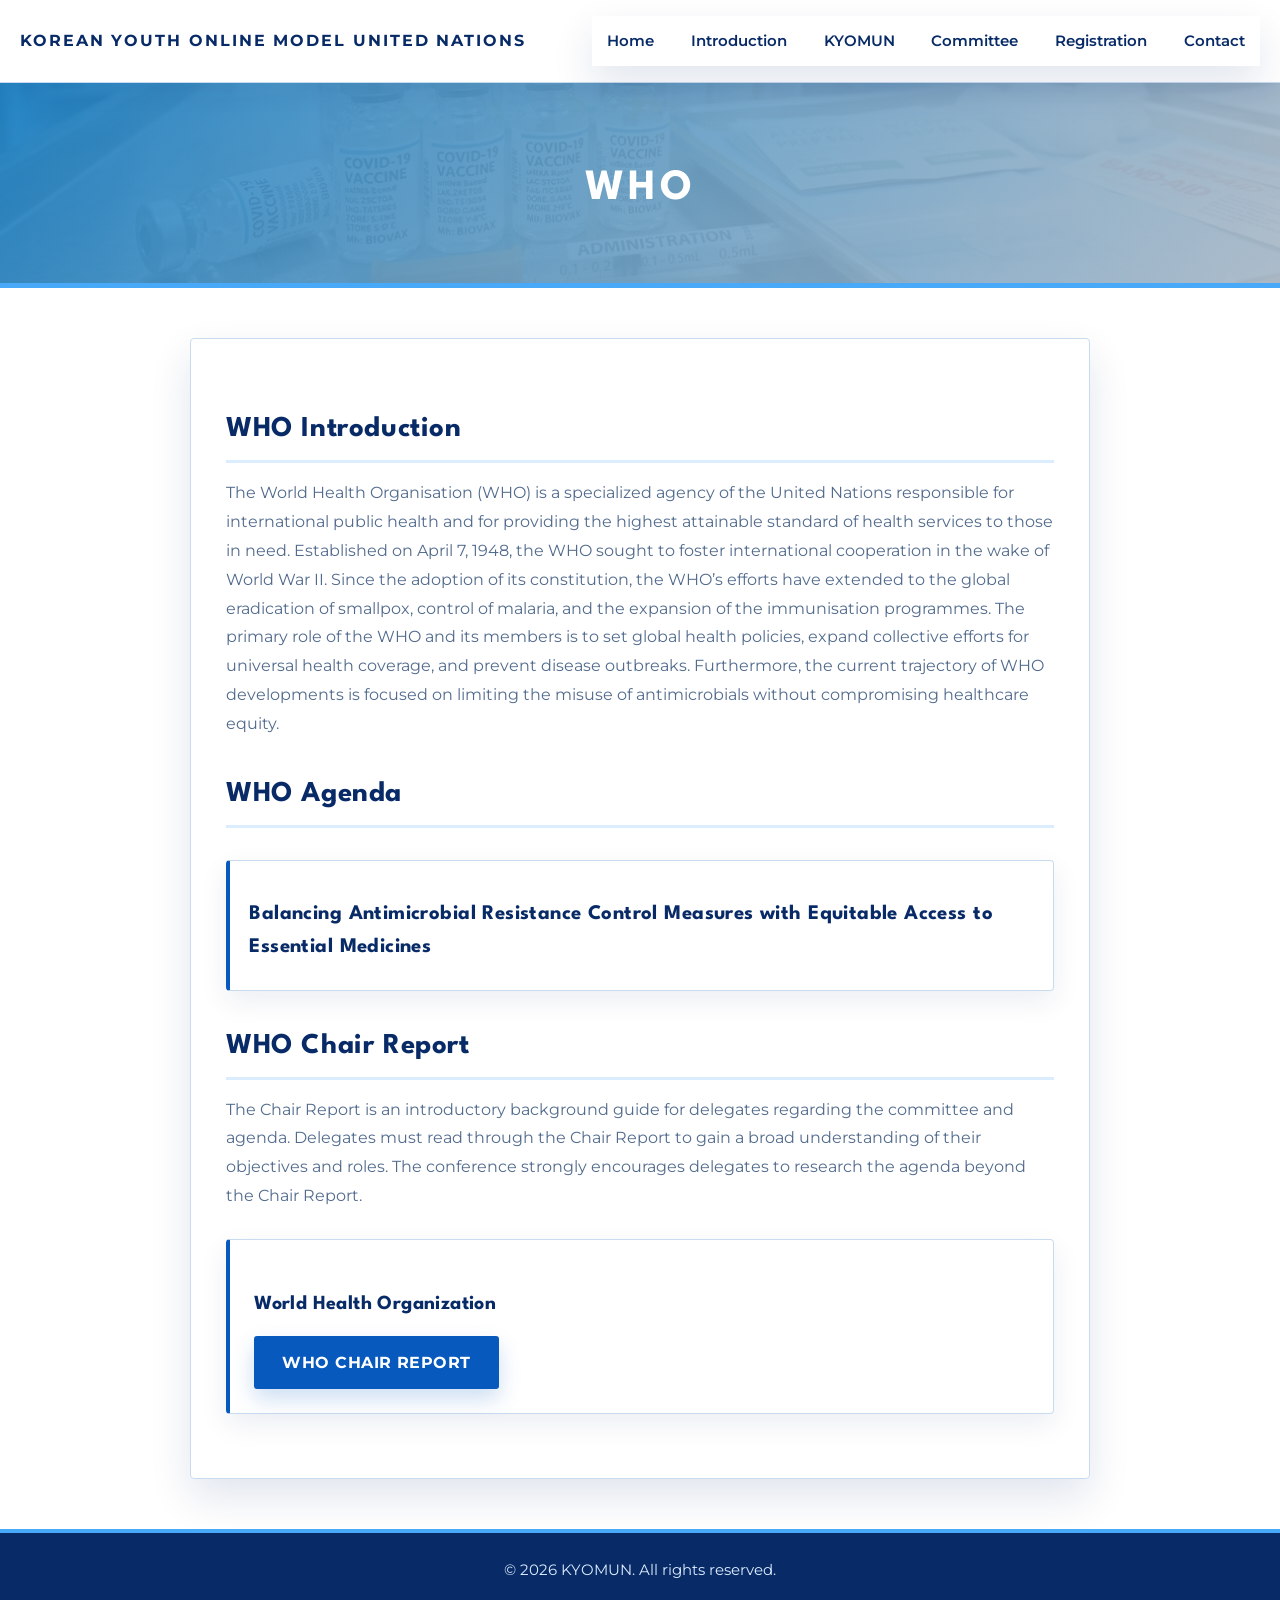
<file: who.html>
<!DOCTYPE html>
<html lang="en">
<head>
    <meta charset="UTF-8">
    <meta name="viewport" content="width=device-width, initial-scale=1.0">
    <title>WHO Committee | KYOMUN</title>
    <meta name="description" content="Explore the WHO committee at KYOMUN, the Korean Youth Online Model United Nations conference.">
    <meta name="keywords" content="WHO committee, KYOMUN, Korean Youth Online Model United Nations, online MUN committee">
    <meta name="robots" content="index,follow">
    <link rel="canonical" href="who.html">
    <meta property="og:title" content="WHO Committee | KYOMUN">
    <meta property="og:description" content="Explore the WHO committee at KYOMUN, the Korean Youth Online Model United Nations conference.">
    <meta property="og:type" content="website">
    <meta property="og:site_name" content="KYOMUN">
    <link rel="apple-touch-icon" sizes="180x180" href="apple-touch-icon.png">
    <link rel="icon" type="image/png" sizes="32x32" href="favicon-32x32.png">
    <link rel="icon" type="image/png" sizes="16x16" href="favicon-16x16.png">
    <link rel="manifest" href="favicon_io/site.webmanifest">
    <link rel="stylesheet" href="styles.css">
</head>
<body>
    <!-- Navigation -->
    <nav class="navbar">
        <div class="nav-container">
            <div class="logo-section">
                <span class="brand-name">Korean Youth Online Model United Nations</span>
            </div>
            
            <ul class="nav-menu">
                <li class="nav-item">
                    <a href="index.html" class="nav-link">Home</a>
                </li>
                <li class="nav-item dropdown">
                    <a href="#" class="nav-link">Introduction</a>
                    <div class="dropdown-menu">
                        <a href="about-kyomun.html" class="dropdown-link">About KYOMUN</a>
                        <a href="about-kylo.html" class="dropdown-link">About KYLO</a>
                        <a href="member.html" class="dropdown-link">About the Team</a>
                    </div>
                </li>
                <li class="nav-item dropdown">
                    <a href="#" class="nav-link">KYOMUN</a>
                    <div class="dropdown-menu">
                        <a href="overview.html" class="dropdown-link">Overview</a>
                        <a href="schedule.html" class="dropdown-link">Schedule</a>
                        <a href="conference-material.html" class="dropdown-link">Conference Material</a>
                    </div>
                </li>
                <li class="nav-item dropdown">
                    <a href="#" class="nav-link">Committee</a>
                    <div class="dropdown-menu">
                        <a href="who.html" class="dropdown-link">WHO</a>
                        <a href="uncstd.html" class="dropdown-link">UNCSTD</a>
                        <a href="specpol.html" class="dropdown-link">SPECPOL</a>
                    </div>
                </li>
                <li class="nav-item dropdown">
                    <a href="#" class="nav-link">Registration</a>
                    <div class="dropdown-menu">
                        <a href="delegate-registration.html" class="dropdown-link">Delegate Registration</a>
                        <a href="faq.html" class="dropdown-link">FAQ</a>
                    </div>
                </li>
                <li class="nav-item dropdown">
                    <a href="#" class="nav-link">Contact</a>
                    <div class="dropdown-menu">
                        <a href="contact-us.html" class="dropdown-link">Contact Us</a>
                    </div>
                </li>
            </ul>

            <div class="hamburger">
                <span></span>
                <span></span>
                <span></span>
            </div>
        </div>
    </nav>

    <!-- Page Header -->
    <section class="page-header" style="background: linear-gradient(135deg, rgba(30, 131, 198, 0.92) 0%, rgba(162, 178, 193, 0.92) 100%), url('who_background.webp') center/cover no-repeat;">
        <div class="container">
            <h1>WHO</h1>
        </div>
    </section>

    <!-- Content -->
    <section class="page-content">
        <div class="container">
            <article>




                <h2>WHO Introduction</h2>
                
                <p>
                    The World Health Organisation (WHO) is a specialized agency of the United
                    Nations responsible for international public health and for providing the highest
                    attainable standard of health services to those in need. Established on April 7, 1948, the WHO
                    sought to foster international cooperation in the wake of World War II. Since the
                    adoption of its constitution, the WHO’s efforts have extended to the global eradication
                    of smallpox, control of malaria, and the expansion of the immunisation programmes. 
                    The primary role of the WHO and its members is to set global health policies, 
                    expand collective efforts for universal health coverage, and prevent disease 
                    outbreaks. Furthermore, the current trajectory of WHO developments is 
                    focused on limiting the misuse of antimicrobials without compromising healthcare equity.
                </p>

                <h2>WHO Agenda</h2>
                <div class="agenda-grid">
                    <div class="agenda-card">
                        <h3>Balancing Antimicrobial Resistance Control Measures with Equitable Access to Essential Medicines</h3>
                    </div>
                </div>


                <h2>WHO Chair Report</h2>

                <p>The Chair Report is an introductory background guide for delegates regarding the committee and agenda. 
                    Delegates must read through the Chair Report to gain a broad understanding of their objectives and roles. 
                    The conference strongly encourages delegates to research the agenda beyond
                    the Chair Report. 
                </p>

                <div class="download-box">
                    <h3>World Health Organization</h3>
                    <a href="https://drive.google.com/drive/folders/1SqF5GuwNgk1TSbMVXRQPjo5h7LybxbbU" class="btn btn-primary download-button" target="_blank">WHO Chair Report</a>
                </div>



                


            </article>
        </div>
    </section>

    <!-- Footer -->
        <footer class="footer">
        <div class="container">
            <div class="footer-bottom">
                <p>&copy; 2026 KYOMUN. All rights reserved.</p>
            </div>
        </div>
    </footer>

    <script src="script.js"></script>
</body>
</html>
</file>
<file: styles.css>
/* ====================================
   KYOMUN - Korean Youth Online Model United Nations
   Modern Futuristic Redesign
   ==================================== */

@import url('https://fonts.googleapis.com/css2?family=League+Spartan:wght@100..900&display=swap');
@import url('https://fonts.googleapis.com/css2?family=Montserrat:ital,wght@0,100..900;1,100..900&display=swap');

:root {
    --bg-deep: #0a1730;
    --bg-mid: #19355d;
    --surface: rgba(255, 255, 255, 0.14);
    --surface-strong: rgba(255, 255, 255, 0.22);
    --text-primary: #f7fbff;
    --text-muted: #dcecff;
    --accent: #3dd7ff;
    --accent-strong: #6f7dff;
    --accent-soft: rgba(61, 215, 255, 0.24);
    --border: rgba(255, 255, 255, 0.18);
    --shadow: 0 20px 60px rgba(0, 0, 0, 0.24);
}

* {
    margin: 0;
    padding: 0;
    box-sizing: border-box;
}

html {
    scroll-behavior: smooth;
}

body {
    display: flex;
    flex-direction: column;
    min-height: 100vh;
    font-family: "Montserrat", sans-serif;
    line-height: 1.6;
    color: var(--text-primary);
    background:
        radial-gradient(circle at top left, rgba(61, 215, 255, 0.24), transparent 28%),
        radial-gradient(circle at 85% 10%, rgba(111, 125, 255, 0.2), transparent 24%),
        linear-gradient(135deg, #0c1832 0%, #16355b 55%, #0f2342 100%);
    background-attachment: fixed;
}

body.home-page {
    min-height: 100vh;
    display: flex;
    flex-direction: column;
    background:
        linear-gradient(135deg, rgba(7, 17, 31, 0.72), rgba(19, 37, 66, 0.70)),
        url('conferenceAI.webp') center/cover no-repeat;
    background-attachment: fixed;
}

body.home-page main,
body.home-page section {
    flex: 1;
}

.page-content {
    flex: 1;
    padding: 2rem 0 4rem;
}

.container {
    max-width: 1200px;
    margin: 0 auto;
    padding: 0 20px;
}

img {
    max-width: 100%;
    display: block;
}

a {
    color: var(--accent);
    text-decoration: none;
    transition: 0.3s ease;
}

a:hover {
    color: #9be3ff;
}

button {
    cursor: pointer;
    border: none;
    transition: all 0.3s ease;
}

.page-header {
    position: relative;
    overflow: hidden;
    padding: 4.2rem 0 2.8rem;
    border-bottom: 1px solid rgba(255, 255, 255, 0.12);
    background:
        linear-gradient(135deg, rgba(16, 36, 67, 0.9), rgba(30, 72, 122, 0.82)),
        radial-gradient(circle at top left, rgba(61, 215, 255, 0.16), transparent 30%);
}

.page-header::before {
    content: "";
    position: absolute;
    inset: 0;
    background: radial-gradient(circle at 20% 20%, rgba(82, 199, 255, 0.24), transparent 26%),
                radial-gradient(circle at 80% 0%, rgba(124, 109, 255, 0.24), transparent 30%);
    pointer-events: none;
}

.page-header .container {
    position: relative;
    z-index: 1;
}

.page-header h1 {
    font-family: "League Spartan", sans-serif;
    font-size: clamp(2.2rem, 4vw, 3rem);
    font-weight: 700;
    letter-spacing: 0.04em;
    margin-bottom: 0.5rem;
}

.page-content .container > article {
    background: linear-gradient(145deg, rgba(10, 20, 38, 0.86), rgba(13, 30, 57, 0.78));
    border: 1px solid rgba(255, 255, 255, 0.16);
    border-radius: 24px;
    padding: 2.2rem;
    box-shadow: 0 18px 48px rgba(0, 0, 0, 0.18);
    backdrop-filter: blur(16px);
}

article h2,
section h2,
section h3 {
    font-family: "League Spartan", sans-serif;
    letter-spacing: 0.02em;
    margin-bottom: 0.7rem;
}

article p,
article li,
section p {
    color: var(--text-muted);
}

article ul {
    padding-left: 1.1rem;
    margin-top: 1rem;
}

article li {
    margin-bottom: 0.6rem;
}

.footer {
    margin-top: auto;
    padding: 1.6rem 0 1.2rem;
    border-top: 1px solid rgba(255, 255, 255, 0.1);
    background: rgba(4, 8, 17, 0.9);
}

.footer-bottom {
    text-align: center;
    color: var(--text-muted);
    font-size: 0.95rem;
}

.recruiting-popout {
    position: fixed;
    bottom: 24px;
    left: 24px;
    z-index: 1100;
    width: min(320px, calc(100vw - 48px));
    background: linear-gradient(135deg, rgba(82, 199, 255, 0.92), rgba(124, 109, 255, 0.92));
    color: #ffffff;
    border-radius: 18px;
    box-shadow: 0 18px 40px rgba(0, 0, 0, 0.24);
    padding: 20px 22px;
    animation: popoutFadeIn 0.4s ease-out;
}

.recruiting-popout h2 {
    margin: 0 0 10px;
    font-size: 1.13rem;
    letter-spacing: 0.02em;
}

.recruiting-popout p {
    margin: 0;
    color: rgba(255, 255, 255, 0.92);
    line-height: 1.5;
    font-size: 0.95rem;
}

.recruiting-popout a {
    color: #fff3a3;
    text-decoration: underline;
    font-weight: 700;
}

.recruiting-popout.hide {
    animation: popoutFadeOut 0.3s ease-in forwards;
}

@keyframes popoutFadeIn {
    from {
        opacity: 0;
        transform: translateY(-14px) scale(0.98);
    }
    to {
        opacity: 1;
        transform: translateY(0) scale(1);
    }
}

@keyframes popoutFadeOut {
    from {
        opacity: 1;
        transform: translateY(0) scale(1);
    }
    to {
        opacity: 0;
        transform: translateY(-10px) scale(0.98);
    }
}

.navbar {
    position: sticky;
    top: 0;
    z-index: 1000;
    background: rgba(5, 10, 22, 0.78) !important;
    backdrop-filter: blur(16px);
    border-bottom: 1px solid rgba(255, 255, 255, 0.12);
    box-shadow: 0 8px 24px rgba(0, 0, 0, 0.16);
}

.nav-container {
    width: 100%;
    max-width: 1280px;
    margin: 0 auto;
    display: flex;
    justify-content: space-between;
    align-items: center;
    padding: 1rem 1.25rem;
    gap: 1rem;
}

.logo-section {
    display: flex;
    align-items: center;
    gap: 0.75rem;
}

.brand-name {
    font-size: 1rem;
    font-weight: 700;
    letter-spacing: 0.12em;
    text-transform: uppercase;
    color: var(--text-primary);
    font-family: "Montserrat", sans-serif;
}

.nav-menu {
    display: flex;
    list-style: none;
    gap: 0.4rem;
    align-items: center;
}

.nav-item {
    position: relative;
}

.nav-link {
    display: block;
    padding: 0.8rem 0.95rem;
    color: var(--text-primary);
    font-weight: 600;
    font-size: 0.95rem;
    border-radius: 999px;
    transition: all 0.3s ease;
}

.nav-link:hover,
.nav-item:hover > .nav-link {
    background: rgba(255, 255, 255, 0.08);
    color: #9be3ff;
    border-radius: 0;
}

.dropdown-menu {
    position: absolute;
    top: calc(100% + 0.5rem);
    left: 0;
    background: rgba(5, 10, 22, 0.96);
    min-width: 220px;
    border: 1px solid var(--border);
    border-radius: 16px;
    box-shadow: var(--shadow);
    opacity: 0;
    visibility: hidden;
    transform: translateY(-8px);
    transition: all 0.3s ease;
    z-index: 999;
    overflow: hidden;
}

.nav-item:hover .dropdown-menu,
.nav-item.active .dropdown-menu {
    opacity: 1;
    visibility: visible;
    transform: translateY(0);
}

.dropdown-link {
    display: block;
    padding: 0.8rem 1rem;
    color: var(--text-primary);
    font-weight: 600;
    font-size: 0.92rem;
    border-bottom: 1px solid rgba(255, 255, 255, 0.08);
}

.dropdown-link:last-child {
    border-bottom: none;
}

.dropdown-link:hover {
    background: rgba(82, 199, 255, 0.12);
    color: #9be3ff;
}

.hamburger {
    display: none;
    flex-direction: column;
    cursor: pointer;
    gap: 5px;
}

.hamburger span {
    width: 24px;
    height: 2px;
    background-color: var(--text-primary);
    border-radius: 999px;
}

.hero {
    position: relative;
    overflow: hidden;
    min-height: calc(100vh - 76px);
    padding: 4rem 1.5rem;
    display: flex;
    align-items: center;
    justify-content: center;
}

.hero-simple {
    position: relative;
    z-index: 1;
    text-align: center;
    max-width: 960px;
    padding: 2.6rem 2rem;
    background: rgba(4, 8, 17, 0.38);
    border: 1px solid rgba(255, 255, 255, 0.16);
    border-radius: 30px;
    box-shadow: 0 16px 50px rgba(0, 0, 0, 0.24);
    backdrop-filter: blur(10px);
}

.eyebrow {
    display: inline-block;
    padding: 0.45rem 0.8rem;
    border-radius: 999px;
    background: rgba(255, 255, 255, 0.1);
    border: 1px solid rgba(255, 255, 255, 0.2);
    color: #bfeeff;
    font-size: 0.8rem;
    letter-spacing: 0.2em;
    text-transform: uppercase;
    margin-bottom: 1rem;
}

.hero h1 {
    font-family: "League Spartan", sans-serif;
    font-size: clamp(3.4rem, 8vw, 6.6rem);
    line-height: 0.95;
    margin-bottom: 1rem;
    letter-spacing: -0.03em;
    font-weight: 700;
    text-shadow: 0 6px 24px rgba(0, 0, 0, 0.25);
}

.hero-subtext {
    font-size: clamp(1rem, 2vw, 1.25rem);
    color: #eaf6ff;
    font-weight: 500;
    letter-spacing: 0.04em;
    max-width: 760px;
    margin: 0 auto;
}

body.home-page .footer {
    display: none;
}

.hero-actions {
    display: flex;
    flex-wrap: wrap;
    gap: 1rem;
    margin-top: 1.6rem;
}

.primary-btn,
.secondary-btn {
    display: inline-flex;
    align-items: center;
    justify-content: center;
    padding: 0.9rem 1.25rem;
    border-radius: 999px;
    font-weight: 700;
    transition: transform 0.3s ease, box-shadow 0.3s ease;
}

.primary-btn {
    background: linear-gradient(135deg, var(--accent), var(--accent-strong));
    color: white;
    box-shadow: 0 12px 30px rgba(82, 199, 255, 0.24);
}

.secondary-btn {
    background: rgba(255, 255, 255, 0.07);
    color: var(--text-primary);
    border: 1px solid var(--border);
}

.primary-btn:hover,
.secondary-btn:hover {
    transform: translateY(-2px);
}

.hero-badges {
    display: flex;
    flex-wrap: wrap;
    gap: 0.75rem;
    margin-top: 1.3rem;
}

.hero-badges span {
    padding: 0.55rem 0.8rem;
    border-radius: 999px;
    background: rgba(255, 255, 255, 0.08);
    border: 1px solid var(--border);
    color: var(--text-muted);
    font-size: 0.9rem;
}

.hero-card {
    background: linear-gradient(145deg, rgba(8, 16, 32, 0.9), rgba(6, 12, 24, 0.86));
    border: 1px solid var(--border);
    border-radius: 28px;
    padding: 1.6rem;
    box-shadow: var(--shadow);
    backdrop-filter: blur(16px);
}

.hero-card-top {
    display: flex;
    justify-content: space-between;
    align-items: center;
    margin-bottom: 1rem;
}

.hero-card-top p {
    color: #9be3ff;
    font-size: 0.9rem;
    letter-spacing: 0.1em;
    text-transform: uppercase;
}

.hero-card-top strong {
    font-size: 1rem;
}

.hero-card h3 {
    font-size: 1.3rem;
    margin-bottom: 0.7rem;
}

.hero-list {
    list-style: none;
    display: grid;
    gap: 0.8rem;
    margin: 1rem 0 1.2rem;
}

.hero-list li {
    display: flex;
    align-items: center;
    gap: 0.7rem;
    color: var(--text-muted);
}

.hero-list li::before {
    content: "▹";
    color: var(--accent);
}

.hero-stat-grid {
    display: grid;
    grid-template-columns: repeat(3, minmax(0, 1fr));
    gap: 0.8rem;
}

.hero-stat-grid div {
    padding: 0.9rem;
    border-radius: 16px;
    background: rgba(255, 255, 255, 0.06);
    border: 1px solid var(--border);
}

.hero-stat-grid strong {
    display: block;
    font-size: 1.15rem;
    color: var(--text-primary);
}

.hero-stat-grid span {
    color: var(--text-muted);
    font-size: 0.82rem;
}

.highlights {
    padding: 0 0 4rem;
}

.section-heading {
    display: flex;
    justify-content: space-between;
    align-items: end;
    gap: 1rem;
    margin-bottom: 1.2rem;
}

.section-heading h2 {
    font-size: 1.6rem;
}

.section-heading p {
    color: var(--text-muted);
}

.feature-grid {
    display: grid;
    grid-template-columns: repeat(3, minmax(0, 1fr));
    gap: 1rem;
}

.feature-card {
    background: rgba(7, 12, 24, 0.74);
    border: 1px solid var(--border);
    border-radius: 22px;
    padding: 1.3rem;
    box-shadow: var(--shadow);
    backdrop-filter: blur(16px);
}

.feature-card h3 {
    margin-bottom: 0.45rem;
}

.feature-card p {
    color: var(--text-muted);
    margin-bottom: 0.7rem;
}

.feature-card a {
    font-weight: 700;
}

@keyframes fadeIn {
    from {
        opacity: 0;
    }
    to {
        opacity: 1;
    }
}

@media (max-width: 900px) {
    .nav-container {
        padding: 1rem 1rem;
    }

    .hamburger {
        display: flex;
    }

    .nav-menu {
        position: absolute;
        top: calc(100% + 0.75rem);
        left: 1rem;
        right: 1rem;
        flex-direction: column;
        align-items: stretch;
        gap: 0.45rem;
        padding: 0.8rem;
        border-radius: 18px;
        background: rgba(5, 10, 22, 0.98);
        border: 1px solid var(--border);
        box-shadow: var(--shadow);
        opacity: 0;
        visibility: hidden;
        transform: translateY(-8px);
        pointer-events: none;
        transition: all 0.3s ease;
    }

    .nav-menu.active {
        opacity: 1;
        visibility: visible;
        transform: translateY(0);
        pointer-events: auto;
    }

    .nav-link {
        border-radius: 12px;
    }

    .dropdown-menu {
        position: static;
        margin-top: 0.25rem;
        opacity: 1;
        visibility: visible;
        transform: none;
        display: none;
        border-radius: 12px;
        background: rgba(255, 255, 255, 0.04);
        border: none;
        box-shadow: none;
    }

    .nav-item.active .dropdown-menu {
        display: block;
    }

    .hero {
        padding: 4rem 0 5rem;
    }

    .feature-grid {
        grid-template-columns: 1fr;
    }
}

@media (max-width: 640px) {
    .hero {
        padding: 3rem 0 4rem;
    }

    .hero-simple {
        padding: 2rem 1.2rem;
    }

    .hero-stat-grid {
        grid-template-columns: 1fr;
    }

    .section-heading {
        flex-direction: column;
        align-items: start;
    }
}

/* ====================================
   PAGE HEADER
   ==================================== */

.page-header {
    background:
        linear-gradient(135deg, rgba(16, 36, 67, 0.94), rgba(30, 72, 122, 0.86)),
        radial-gradient(circle at top left, rgba(61, 215, 255, 0.16), transparent 32%);
    color: var(--text-primary);
    padding: 4.2rem 20px 2.8rem;
    text-align: center;
}

.page-header h1 {
    font-size: clamp(2rem, 3.5vw, 2.7rem);
    margin-bottom: 0.5rem;
    color: #ffffff;
    font-weight: 700;
    letter-spacing: 0.02em;
}

.page-header p {
    font-size: 1rem;
    opacity: 0.95;
    color: #eaf6ff;
}

/* ====================================
   ABOUT PREVIEW SECTION
   ==================================== */

.about-preview {
    padding: 60px 20px;
    background-color: var(--light-blue);
}

.section-bg {
    background: none;
}

.cta-section.section-bg {
    background: linear-gradient(135deg, var(--secondary-blue) 0%, var(--primary-blue) 100%);
}

.about-preview h2 {
    text-align: center;
    font-size: 2.2rem;
    color: var(--primary-blue);
    margin-bottom: 3rem;
}

.about-grid {
    display: grid;
    grid-template-columns: repeat(auto-fit, minmax(300px, 1fr));
    gap: 2rem;
}

.about-card {
    background: var(--white);
    padding: 2rem;
    border-radius: 8px;
    box-shadow: 0 2px 8px rgba(0, 61, 130, 0.1);
    border-top: 4px solid var(--secondary-blue);
    transition: all 0.3s ease;
}

.about-card:hover {
    transform: translateY(-5px);
    box-shadow: 0 8px 16px rgba(0, 61, 130, 0.2);
}

.about-card h3 {
    color: var(--secondary-blue);
    margin-bottom: 1rem;
    font-size: 1.3rem;
}

.about-card p {
    color: var(--text-gray);
    line-height: 1.8;
}

/* ====================================
   COMMITTEES PREVIEW SECTION
   ==================================== */

.committees-preview {
    padding: 60px 20px;
    background-color: var(--white);
}

.committees-preview h2 {
    text-align: center;
    font-size: 2.2rem;
    color: var(--primary-blue);
    margin-bottom: 3rem;
}

.committees-grid {
    display: grid;
    grid-template-columns: repeat(auto-fit, minmax(280px, 1fr));
    gap: 2rem;
}

.committee-preview-card {
    background: linear-gradient(135deg, var(--light-blue) 0%, rgba(232, 241, 248, 0.7) 100%);
    padding: 2rem;
    border-radius: 8px;
    border-left: 5px solid var(--secondary-blue);
    transition: all 0.3s ease;
}

.committee-preview-card:hover {
    transform: translateX(5px);
    box-shadow: 0 4px 12px rgba(0, 61, 130, 0.15);
}

.committee-preview-card h3 {
    color: var(--primary-blue);
    font-size: 1.5rem;
    margin-bottom: 0.5rem;
}

.committee-preview-card p {
    color: var(--secondary-blue);
    font-weight: 500;
    margin-bottom: 1rem;
}

.read-more {
    color: var(--secondary-blue);
    font-weight: 600;
    transition: all 0.3s ease;
}

.read-more:hover {
    color: var(--accent-blue);
    margin-left: 5px;
}

/* ====================================
   CTA SECTION
   ==================================== */

.cta-section {
    background: linear-gradient(135deg, var(--secondary-blue) 0%, var(--primary-blue) 100%);
    color: var(--white);
    padding: 60px 20px;
    text-align: center;
}

.cta-section h2 {
    font-size: 2.2rem;
    margin-bottom: 1rem;
}

.cta-section p {
    font-size: 1.1rem;
    margin-bottom: 2rem;
    opacity: 0.95;
}

.cta-buttons {
    display: flex;
    gap: 1.5rem;
    justify-content: center;
    flex-wrap: wrap;
}

.btn {
    padding: 12px 30px;
    font-size: 1rem;
    font-weight: 600;
    border-radius: 5px;
    display: inline-block;
    transition: all 0.3s ease;
    text-decoration: none;
}

.btn-primary {
    background-color: #00cc66;
    color: var(--white);
}

.btn-primary:hover {
    background-color: #00b359;
}

.btn-secondary {
    background-color: transparent;
    color: var(--white);
    border: 2px solid var(--white);
}

.btn-secondary:hover {
    background-color: var(--white);
    color: var(--secondary-blue);
}

/* ====================================
   PAGE CONTENT
   ==================================== */

.page-content {
    padding: 50px 20px;
    min-height: 400px;
    background-color: var(--white);
}

article {
    max-width: 900px;
    margin: 0 auto;
}

article h2 {
    color: var(--primary-blue);
    font-size: 1.8rem;
    margin-top: 2rem;
    margin-bottom: 1rem;
    padding-bottom: 0.5rem;
    border-bottom: 3px solid var(--light-blue);
}

article h3 {
    color: var(--secondary-blue);
    font-size: 1.3rem;
    margin-top: 1.5rem;
    margin-bottom: 0.8rem;
}

article h4 {
    color: var(--primary-blue);
    margin-top: 1rem;
    margin-bottom: 0.5rem;
}

article p {
    margin-bottom: 1rem;
    line-height: 1.8;
    color: var(--text-gray);
}

article ul {
    margin: 1rem 0 1rem 2rem;
}

article li {
    margin-bottom: 0.5rem;
    color: var(--text-gray);
}

article ol {
    margin: 1rem 0 1rem 2rem;
    list-style-type: decimal;
}

article a {
    color: var(--secondary-blue);
    font-weight: 500;
}

article a:hover {
    color: var(--accent-blue);
    text-decoration: underline;
}

.member-secretariat {
    display: grid;
    grid-template-columns: 1fr;
    gap: 2rem;
    margin-top: 2rem;
    align-items: start;
}

.letter-card {
    background: transparent;
    border-radius: 0;
    padding: 0;
    box-shadow: none;
    width: 100%;
}

.secretariat-card {
    display: none;
}

.secretariat-card img {
    width: 100%;
    max-width: 500px;
    border-radius: 14px;
    margin-bottom: 0;
    object-fit: cover;
    display: block;
}

.secretariat-card h2,
.secretariat-card h3,
.secretariat-card h4 {
    margin-top: 0;
}

.secretariat-card h2 {
    color: var(--primary-blue);
    margin-bottom: 0.4rem;
}

.secretariat-card h3 {
    color: var(--secondary-blue);
    margin-bottom: 1rem;
}

.secretariat-card ul {
    list-style: disc;
    margin: 1rem 0 0 1.4rem;
}

.letter-card h2 {
    color: var(--primary-blue);
    margin-bottom: 1rem;
}

.letter-card p {
    margin-bottom: 1rem;
}

.member-chairs {
    margin-top: 3rem;
}

.chairs-grid {
    display: grid;
    grid-template-columns: repeat(auto-fit, minmax(250px, 1fr));
    gap: 1.5rem;
    margin-top: 1.5rem;
}

.chair-card {
    background: var(--white);
    border-radius: 14px;
    padding: 1.75rem;
    border-left: 4px solid var(--secondary-blue);
    box-shadow: 0 12px 26px rgba(0, 61, 130, 0.08);
}

.chair-card h3 {
    margin-bottom: 0.75rem;
}

.undersecretaries-grid {
    display: grid;
    grid-template-columns: repeat(auto-fit, minmax(180px, 1fr));
    gap: 1rem;
    margin-top: 1rem;
}

@media (max-width: 900px) {
    .member-secretariat {
        grid-template-columns: 1fr;
    }
}

.venue-bg {
    background: linear-gradient(135deg, rgba(0, 61, 130, 0.85) 0%, rgba(0, 102, 204, 0.85) 100%), url('서구청.webp') center/cover no-repeat;
    background-attachment: fixed;
}

.venue-bg article h2 {
    color: var(--white);
    border-bottom-color: rgba(232, 241, 248, 0.5);
}

.venue-bg article h3 {
    color: var(--light-blue);
}

.venue-bg article h4 {
    color: var(--white);
}

.venue-bg article p {
    color: var(--white);
}

.venue-bg article li {
    color: var(--white);
}

.venue-bg article strong {
    color: var(--light-blue);
}

.venue-bg article a {
    color: #FFD700;
    font-weight: 600;
}

.venue-bg article a:hover {
    color: var(--white);
    text-decoration: underline;
}

.venue-bg .amenity-card,
.venue-bg .amenity-card p {
    color: var(--text-gray);
}

.venue-bg .amenity-card h3 {
    color: var(--primary-blue);
}

.venue-bg .amenities-grid {
    grid-template-columns: repeat(3, 1fr);
}

/* ====================================
   GRID LAYOUTS
   ==================================== */

/* ====================================
   TICKER / BANNER
   Robust marquee: JS duplicates content until wide enough and sets CSS vars
   ==================================== */
.ticker-banner {
    width: 100%;
    background: linear-gradient(90deg, var(--primary-blue), var(--secondary-blue));
    overflow: hidden;
    padding: 12px 0;
}
.ticker-wrap {
    overflow: hidden;
}
.ticker-inner {
    display: inline-block;
    white-space: nowrap;
    will-change: transform;
    animation: marquee var(--marquee-duration, 18s) linear infinite;
    transform: translateX(0);
}
.ticker-item {
    display: inline-block;
    color: #fff;
    font-weight: 700;
    padding: 0 2.25rem;
    font-size: 1rem;
    letter-spacing: 0.3px;
    flex: 0 0 auto;
}

.ticker-highlight {
    color: #ffd166;
    font-weight: 800;
}

@keyframes marquee {
    from { transform: translateX(0); }
    to   { transform: translateX(var(--marquee-shift)); }
}

@media (max-width: 700px) {
    .ticker-item { padding: 0 1rem; font-size: 0.9rem; }
}

@media (prefers-reduced-motion: reduce) {
    .ticker-inner { animation: none; }
}


.objectives-grid,
.amenities-grid,
.included-grid,
.programming-grid,
.agenda-grid,
.contact-info-grid,
.departments-grid {
    display: grid;
    grid-template-columns: repeat(auto-fit, minmax(280px, 1fr));
    gap: 2rem;
    margin: 2rem 0;
}

.objective-card,
.amenity-card,
.included-item,
.program-card,
.agenda-card,
.contact-info-card,
.department-card {
    background: var(--light-blue);
    padding: 0.8rem 1.2rem;
    border-radius: 8px;
    border-left: 4px solid var(--secondary-blue);
    transition: all 0.3s ease;
}



.objective-card h3,
.amenity-card h3,
.program-card h3,
.agenda-card h3,
.contact-info-card h3,
.department-card h3 {
    color: var(--primary-blue);
    margin-bottom: 0.8rem;
}

/* ====================================
   LISTS
   ==================================== */

.values-list,
.experience-list,
.reasons-list,
.research-list,
.prep-list,
.eligibility-list,
.conduct-list,
.policy-list,
.rules-list,
.process-list {
    margin: 1.5rem 0;
}

.values-list li,
.experience-list li,
.reasons-list li,
.research-list li,
.prep-list li,
.eligibility-list li,
.conduct-list li,
.policy-list li,
.rules-list li,
.process-list li {
    margin-bottom: 0.8rem;
    padding-left: 1rem;
}

.eligibility-list,
.experience-list {
    padding: 1.4rem 1.5rem;
    background: rgba(0, 102, 204, 0.06);
    border-left: 4px solid var(--secondary-blue);
    border-radius: 12px;
    list-style-type: disc;
    list-style-position: inside;
}

.eligibility-list li,
.experience-list li {
    margin-bottom: 0.9rem;
    color: var(--dark-gray);
    font-weight: 600;
    line-height: 1.7;
}

.eligibility-list li::marker,
.experience-list li::marker {
    color: var(--secondary-blue);
    font-size: 1.1rem;
}

/* ====================================
   INFO & CONTACT BOXES
   ==================================== */

.contact-box,
.info-box,
.note-box,
.venue-info-box,
.download-box,
.deadline-box,
.registration-box,
.cta-box,
.registration-cta,
.testimonial-box,
.social-media-section {
    background: var(--light-blue);
    padding: 2rem;
    border-radius: 8px;
    border-left: 4px solid var(--secondary-blue);
    margin: 2rem 0;
}

.registration-cta {
    text-align: center;
}

.registration-cta a.btn-primary {
    display: inline-block;
    min-width: 280px;
    padding: 18px 44px;
    font-size: 1.05rem;
    border-radius: 38px;
    background: linear-gradient(135deg, var(--secondary-blue) 0%, var(--primary-blue) 100%);
    box-shadow: 0 14px 28px rgba(0, 61, 130, 0.18);
    color: var(--white);
}

.registration-box {
    margin-top: 0;
}

.registration-box h2 {
    margin-top: 0;
    padding-bottom: 0.5rem;
    border-bottom: none;
}

.registration-box .download-button {
    margin-top: 1rem;
}

.registration-steps {
    display: grid;
    gap: 1rem;
    margin: 1.5rem 0 0;
}

.registration-step {
    background: rgba(0, 102, 204, 0.06);
    border-left: 4px solid var(--secondary-blue);
    border-radius: 12px;
    padding: 1.25rem 1.5rem;
    box-shadow: 0 8px 20px rgba(0, 61, 130, 0.05);
}

.registration-step h3 {
    margin-top: 0;
    margin-bottom: 0.5rem;
    color: var(--primary-blue);
}

.registration-step p {
    margin-bottom: 0;
}

.download-box {
    background: rgba(0, 102, 204, 0.08);
    border-left-color: var(--secondary-blue);
    padding: 24px;
    border-radius: 14px;
    margin: 1.75rem 0;
}

.deadline-box {
    background: rgba(0, 102, 204, 0.06);
    padding: 2rem;
    border-radius: 8px;
    border-left: 4px solid var(--secondary-blue);
    margin: 2rem 0;
}

.timeline-grid {
    display: grid;
    grid-template-columns: repeat(auto-fit, minmax(240px, 1fr));
    gap: 1.5rem;
    margin: 2rem 0;
}

.timeline-card {
    background: rgba(0, 102, 204, 0.06);
    border-left: 4px solid var(--secondary-blue);
    border-radius: 14px;
    padding: 1.75rem;
    box-shadow: 0 12px 28px rgba(0, 61, 130, 0.08);
}

.timeline-date {
    display: block;
    font-size: 1.35rem;
    font-weight: 800;
    color: var(--secondary-blue);
    margin-bottom: 1rem;
    letter-spacing: 0.3px;
}

.timeline-card h3 {
    margin-top: 0;
    margin-bottom: 0.8rem;
    color: var(--primary-blue);
    font-size: 1.05rem;
}

.timeline-card p {
    margin: 0.5rem 0;
    color: var(--text-gray);
    line-height: 1.7;
}

.download-box h3 {
    margin-bottom: 0.75rem;
    font-size: 1.25rem;
}

.download-box p {
    color: var(--dark-gray);
    margin-bottom: 1.1rem;
}

.download-button {
    display: inline-flex;
    align-items: center;
    gap: 0.75rem;
    padding: 14px 28px;
    border-radius: 999px;
    font-size: 1rem;
    font-weight: 700;
    text-transform: uppercase;
    letter-spacing: 0.03em;
    background: linear-gradient(135deg, var(--secondary-blue) 0%, var(--primary-blue) 100%);
    box-shadow: 0 12px 24px rgba(0, 61, 130, 0.18);
    color: var(--white);
}

.download-button:hover {
    transform: translateY(-1px);
    box-shadow: 0 16px 30px rgba(0, 61, 130, 0.22);
    text-decoration: underline;
    color: var(--white);
}



.contact-box h3,
.info-box h3,
.note-box h3,
.venue-info-box h3,
.download-box h3,
.deadline-box h3,
.registration-box h3,
.cta-box h3,
.registration-cta h3,
.testimonial-box h3,
.social-media-section h2 {
    color: var(--primary-blue);
    margin-bottom: 1rem;
}

.contact-box p,
.info-box p,
.note-box p,
.note-box ul,
.venue-info-box p,
.download-box p,
.deadline-box p,
.registration-box p,
.cta-box p,
.registration-cta p,
.testimonial-box blockquote,
.social-media-section p {
    color: var(--text-gray);
    margin-bottom: 0.5rem;
}

.testimonial-box blockquote {
    margin: 1rem 0;
    padding-left: 1rem;
    border-left: 3px solid var(--secondary-blue);
    font-style: italic;
    color: var(--primary-blue);
}

/* ====================================
   SCHEDULE TABLE
   ==================================== */

.schedule-table {
    margin: 2rem 0;
    border-collapse: collapse;
    width: 100%;
}

.schedule-item {
    display: grid;
    grid-template-columns: 200px 1fr;
    gap: 2rem;
    padding: 1.5rem;
    margin-bottom: 1rem;
    background: var(--light-blue);
    border-radius: 5px;
    border-left: 4px solid var(--secondary-blue);
}

.schedule-item .time {
    font-weight: 600;
    color: var(--secondary-blue);
}

.schedule-item .event {
    color: var(--text-gray);
}

/* ====================================
   PRICING TABLE
   ==================================== */

.pricing-table {
    display: grid;
    grid-template-columns: repeat(auto-fit, minmax(250px, 1fr));
    gap: 2rem;
    margin: 2rem 0;
}

.pricing-item {
    background: linear-gradient(135deg, var(--light-blue) 0%, rgba(0, 153, 255, 0.08) 100%);
    padding: 2rem;
    border-radius: 8px;
    border-top: 4px solid var(--secondary-blue);
    text-align: center;
    transition: all 0.3s ease;
}


.pricing-item h3 {
    color: var(--primary-blue);
    margin-bottom: 1rem;
    font-size: 1rem;
}

.pricing-item .price {
    font-size: 1.8rem;
    color: var(--secondary-blue);
    font-weight: 700;
    margin: 1rem 0;
}

.pricing-item .includes {
    color: var(--text-gray);
    font-size: 0.9rem;
}

/* ====================================
   CONTACT FORM
   ==================================== */

.contact-form {
    background: var(--light-blue);
    padding: 2rem;
    border-radius: 8px;
    margin: 2rem 0;
    max-width: 600px;
    margin-left: auto;
    margin-right: auto;
}

.form-group {
    margin-bottom: 1.5rem;
}

.form-group label {
    display: block;
    margin-bottom: 0.5rem;
    color: var(--primary-blue);
    font-weight: 600;
}

.form-group input,
.form-group select,
.form-group textarea {
    width: 100%;
    padding: 10px;
    border: 1px solid var(--border-gray);
    border-radius: 5px;
    font-family: inherit;
    font-size: 1rem;
    color: var(--text-gray);
    transition: border-color 0.3s ease;
}

.form-group input:focus,
.form-group select:focus,
.form-group textarea:focus {
    outline: none;
    border-color: var(--secondary-blue);
    box-shadow: 0 0 5px rgba(0, 102, 204, 0.3);
}

.form-group textarea {
    resize: vertical;
}

.form-group button {
    background-color: #00cc66;
    color: var(--white);
    padding: 12px 30px;
    font-weight: 600;
    border-radius: 5px;
    cursor: pointer;
    transition: all 0.3s ease;
}

.form-group button:hover {
    background-color: #00b359;
    transform: translateY(-2px);
}

/* ====================================
   SOCIAL LINKS
   ==================================== */

.social-links {
    display: flex;
    gap: 1rem;
    justify-content: center;
    flex-wrap: wrap;
}

.social-button,
.social-link {
    display: inline-block;
    padding: 10px 20px;
    background-color: var(--secondary-blue);
    color: var(--white);
    border-radius: 5px;
    text-decoration: none;
    font-weight: 600;
    transition: all 0.3s ease;
}

.social-button:hover,
.social-link:hover {
    background-color: var(--primary-blue);
    transform: translateY(-2px);
    box-shadow: 0 4px 12px rgba(0, 61, 130, 0.3);
}

/* ====================================
   PROCEDURES GRID
   ==================================== */

.procedures-grid {
    display: grid;
    grid-template-columns: repeat(auto-fit, minmax(200px, 1fr));
    gap: 1.5rem;
    margin: 2rem 0;
}

.procedure-card {
    background: var(--light-blue);
    padding: 1.5rem;
    border-radius: 5px;
    border-left: 4px solid var(--secondary-blue);
}

.procedure-card h3 {
    color: var(--primary-blue);
    margin-bottom: 0.5rem;
    font-size: 1rem;
}

.procedure-card p {
    font-size: 0.9rem;
    color: var(--text-gray);
}

/* ====================================
   FOOTER
   ==================================== */

.footer {
    background: rgba(4, 8, 17, 0.9);
    color: #d7e6ff;
    padding: 1.4rem 20px 1.1rem;
    margin-top: auto;
    border-top: 1px solid rgba(255, 255, 255, 0.1);
}

.footer-content {
    display: none;
}

.footer-bottom {
    text-align: center;
    font-family: "Montserrat", sans-serif;
    padding-top: 0.2rem;
    border-top: none;
    color: #d7e6ff;
    font-size: 0.95rem;
    max-width: 1200px;
    margin: 0 auto;
}

/* ====================================
   RESPONSIVE DESIGN
   ==================================== */

@media (max-width: 768px) {
    /* Hamburger Menu */
    .hamburger {
        display: flex;
    }

    .nav-menu {
        display: none;
        position: absolute;
        top: 60px;
        left: 0;
        right: 0;
        flex-direction: column;
        background: rgba(232, 241, 248, 0.98);
        padding: 1rem 0;
        gap: 0;
        box-shadow: 0 4px 8px rgba(0, 0, 0, 0.1);
    }

    .nav-menu.active {
        display: flex;
    }

    .nav-item {
        width: 100%;
        position: relative;
    }

    .nav-link {
        padding: 0.75rem 1.5rem;
        border-bottom: 1px solid rgba(0, 61, 130, 0.1);
        color: var(--primary-blue);
    }

    .dropdown-menu {
        position: static;
        opacity: 0;
        visibility: hidden;
        max-height: 0;
        transition: all 0.3s ease;
        transform: none;
        box-shadow: none;
        background: rgba(210, 230, 250, 0.8);
        border-radius: 0;
    }

    .dropdown-menu::before {
        display: none;
    }

    .nav-item.dropdown.active .dropdown-menu {
        opacity: 1;
        visibility: visible;
        max-height: 500px;
    }

    .dropdown-link {
        color: var(--primary-blue);
        border: none;
        padding-left: 3rem;
    }

    .dropdown-link:hover {
        background-color: rgba(0, 102, 204, 0.1);
        color: var(--secondary-blue);
    }

    /* Hero Section */
    .hero-content h1 {
        font-size: 2rem;
    }

    .hero-content .tagline {
        font-size: 1.2rem;
    }

    .hero-description {
        font-size: 1rem;
    }

    .hero {
        padding: 50px 20px;
        min-height: 350px;
    }

    /* Page Header */
    .page-header h1 {
        font-size: 2rem;
    }

    .page-header p {
        font-size: 1rem;
    }

    /* Grid Layouts */
    .about-grid,
    .committees-grid,
    .objectives-grid,
    .amenities-grid,
    .included-grid,
    .pricing-table,
    .contact-info-grid,
    .departments-grid {
        grid-template-columns: 1fr;
    }

    .schedule-item {
        grid-template-columns: 1fr;
        gap: 1rem;
    }

    .cta-buttons {
        flex-direction: column;
    }

    .btn {
        width: 100%;
    }

    article h2 {
        font-size: 1.5rem;
    }

    /* Footer */
    .footer-content {
        grid-template-columns: 1fr;
    }

    /* Navigation Container */
    .nav-container {
        gap: 1rem;
    }

    .brand-name {
        display: none;
    }
}

@media (max-width: 480px) {
    /* Logo */
    .logo {
        height: 35px;
        width: 35px;
    }

    /* Hero */
    .hero-content h1 {
        font-size: clamp(5rem, 18vw, 8rem);
        line-height: 1;
    }

    .hero-content .tagline {
        display: none;
    }

    .hero {
        padding: 40px 18px;
        min-height: 520px;
    }

    /* About Section */
    .about-preview h2,
    .committees-preview h2,
    .cta-section h2 {
        font-size: 1.5rem;
    }

    article h2 {
        font-size: 1.3rem;
    }

    article h3 {
        font-size: 1.1rem;
    }

    /* Forms */
    .contact-form {
        padding: 1.5rem;
    }

    /* Social */
    .social-links {
        gap: 0.5rem;
    }

    .social-button,
    .social-link {
        padding: 8px 15px;
        font-size: 0.9rem;
    }
}

/* ====================================
   KYOMUN VISUAL SYSTEM
   Light diplomatic blue palette
   ==================================== */

:root {
    --bg-deep: #082b67;
    --bg-mid: #0d4fa8;
    --surface: #ffffff;
    --surface-strong: #eef6ff;
    --text-primary: #082b67;
    --text-muted: #526b8d;
    --accent: #0759bd;
    --accent-strong: #06377d;
    --accent-soft: #dcecff;
    --border: #c9dbef;
    --shadow: 0 18px 42px rgba(8, 43, 103, 0.12);
    --primary-blue: #082b67;
    --secondary-blue: #0759bd;
    --accent-blue: #1387e8;
    --light-blue: #eef6ff;
    --white: #ffffff;
    --text-gray: #526b8d;
    --dark-gray: #29466d;
    --border-gray: #c9dbef;
}

body {
    color: var(--text-primary);
    background: #ffffff;
}

body.home-page {
    background: #ffffff;
}

a {
    color: var(--accent);
}

a:hover {
    color: var(--accent-strong);
}

.navbar {
    background: rgba(255, 255, 255, 0.94) !important;
    border-bottom: 1px solid var(--border);
    box-shadow: 0 8px 24px rgba(8, 43, 103, 0.08);
}

.brand-name,
.nav-link,
.hamburger span {
    color: var(--primary-blue);
}

.nav-link:hover,
.nav-item:hover > .nav-link {
    color: var(--secondary-blue);
    background: var(--light-blue);
}

.dropdown-menu,
.nav-menu {
    background: rgba(255, 255, 255, 0.98);
    border-color: var(--border);
    box-shadow: var(--shadow);
}

.dropdown-link {
    color: var(--primary-blue);
    border-bottom-color: var(--border);
}

.dropdown-link:hover {
    background: var(--light-blue);
    color: var(--secondary-blue);
}

.page-header {
    padding: 4.5rem 20px 3.2rem;
    background:
        linear-gradient(110deg, rgba(8, 43, 103, 0.98), rgba(7, 89, 189, 0.88)),
        url('KYOMUN_Background.webp') center/cover no-repeat;
    border-bottom: 5px solid #48a9f8;
}

.page-header::before {
    background: linear-gradient(90deg, transparent, rgba(255, 255, 255, 0.12));
}

.page-header h1 {
    color: #ffffff;
    letter-spacing: 0.08em;
}

.page-header p {
    color: #dcecff;
}

.page-content {
    background: transparent;
}

.page-content .container > article {
    background: rgba(255, 255, 255, 0.94);
    border: 1px solid var(--border);
    border-radius: 4px;
    box-shadow: var(--shadow);
    backdrop-filter: none;
}

article h2,
section h2,
section h3,
article h3,
article h4 {
    color: var(--primary-blue);
}

article h2 {
    border-bottom-color: var(--accent-soft);
}

article p,
article li,
section p,
.feature-card p {
    color: var(--text-muted);
}

.hero {
    min-height: calc(100vh - 76px);
    background: #ffffff;
}

.hero::after {
    display: none;
}

.hero-simple {
    max-width: 1280px;
    padding: 3.4rem 2rem;
    background: #ffffff;
    border: 0;
    border-radius: 0;
    box-shadow: none;
    backdrop-filter: none;
}

.eyebrow {
    color: var(--primary-blue);
    background: transparent;
    border: 0;
    border-top: 2px solid var(--primary-blue);
    border-bottom: 2px solid var(--primary-blue);
    border-radius: 0;
    padding: 0.55rem 1.5rem;
    font-size: clamp(1rem, 2.2vw, 1.55rem);
    font-weight: 700;
    margin-bottom: clamp(2.75rem, 6vw, 5rem);
    animation: heroEyebrow 1s cubic-bezier(0.22, 1, 0.36, 1) both;
}

.hero h1 {
    color: var(--primary-blue);
    font-size: clamp(6rem, 16vw, 14rem);
    line-height: 0.86;
    letter-spacing: 0.01em;
    margin-bottom: clamp(2.5rem, 5vw, 4.5rem);
    text-shadow: none;
    animation: heroTitle 1.2s 0.25s cubic-bezier(0.16, 1, 0.3, 1) both;
}

.hero-subtext {
    color: var(--secondary-blue);
    font-size: clamp(1.2rem, 2.8vw, 2rem);
    white-space: nowrap;
    animation: heroSubtitle 0.9s 0.7s ease-out both;
}

@keyframes heroEyebrow {
    from {
        opacity: 0;
        transform: scaleX(0.15);
    }
    to {
        opacity: 1;
        transform: scaleX(1);
    }
}

@keyframes heroTitle {
    from {
        opacity: 0;
        filter: blur(18px);
        transform: translateY(48px) scale(0.82);
        clip-path: inset(0 0 100% 0);
    }
    60% {
        opacity: 1;
        filter: blur(0);
        clip-path: inset(0 0 0 0);
    }
    to {
        opacity: 1;
        filter: blur(0);
        transform: translateY(0) scale(1);
        clip-path: inset(0 0 0 0);
    }
}

@keyframes heroSubtitle {
    from {
        opacity: 0;
        transform: translateY(18px);
    }
    to {
        opacity: 1;
        transform: translateY(0);
    }
}

@media (prefers-reduced-motion: reduce) {
    .eyebrow,
    .hero h1,
    .hero-subtext {
        animation: none;
    }
}

@media (max-width: 640px) {
    .hero-simple {
        padding-inline: 0.75rem;
    }

    .hero-subtext {
        font-size: clamp(0.95rem, 4.5vw, 1.2rem);
    }
}

.primary-btn,
.btn-primary,
.download-button {
    background: var(--secondary-blue);
    color: #ffffff;
    border-radius: 3px;
    box-shadow: 0 10px 22px rgba(7, 89, 189, 0.2);
}

.primary-btn:hover,
.btn-primary:hover,
.download-button:hover {
    background: var(--primary-blue);
    color: #ffffff;
}

.secondary-btn,
.hero-badges span {
    background: #ffffff;
    color: var(--primary-blue);
    border: 1px solid var(--border);
    border-radius: 3px;
}

.feature-card,
.hero-card,
.about-card,
.committee-preview-card,
.objective-card,
.amenity-card,
.included-item,
.program-card,
.agenda-card,
.contact-info-card,
.department-card,
.procedure-card,
.timeline-card,
.chair-card,
.pricing-item,
.contact-form,
.download-box,
.registration-box,
.info-box,
.note-box,
.contact-box,
.deadline-box,
.registration-step,
.cta-box {
    background: rgba(255, 255, 255, 0.92);
    border: 1px solid var(--border);
    border-left: 4px solid var(--secondary-blue);
    border-radius: 4px;
    box-shadow: 0 10px 28px rgba(8, 43, 103, 0.08);
}

.feature-card:hover,
.about-card:hover,
.committee-preview-card:hover {
    border-color: #8bbceb;
    box-shadow: 0 16px 34px rgba(8, 43, 103, 0.14);
}

.ticker-banner,
.cta-section {
    background: var(--primary-blue);
}

.ticker-highlight {
    color: #79c5ff;
}

.footer {
    color: var(--text-muted);
    background: var(--primary-blue);
    border-top: 4px solid #48a9f8;
}

.footer-bottom {
    color: #dcecff;
}

.form-group input,
.form-group select,
.form-group textarea {
    color: var(--primary-blue);
    background: #ffffff;
    border-color: var(--border);
    border-radius: 3px;
}

.form-group button {
    background: var(--secondary-blue);
    border-radius: 3px;
}

.form-group button:hover {
    background: var(--primary-blue);
}

@media (max-width: 768px) {
    .nav-menu {
        background: rgba(255, 255, 255, 0.99);
        border-color: var(--border);
    }

    .nav-link,
    .dropdown-link {
        color: var(--primary-blue);
    }
}
</file>
